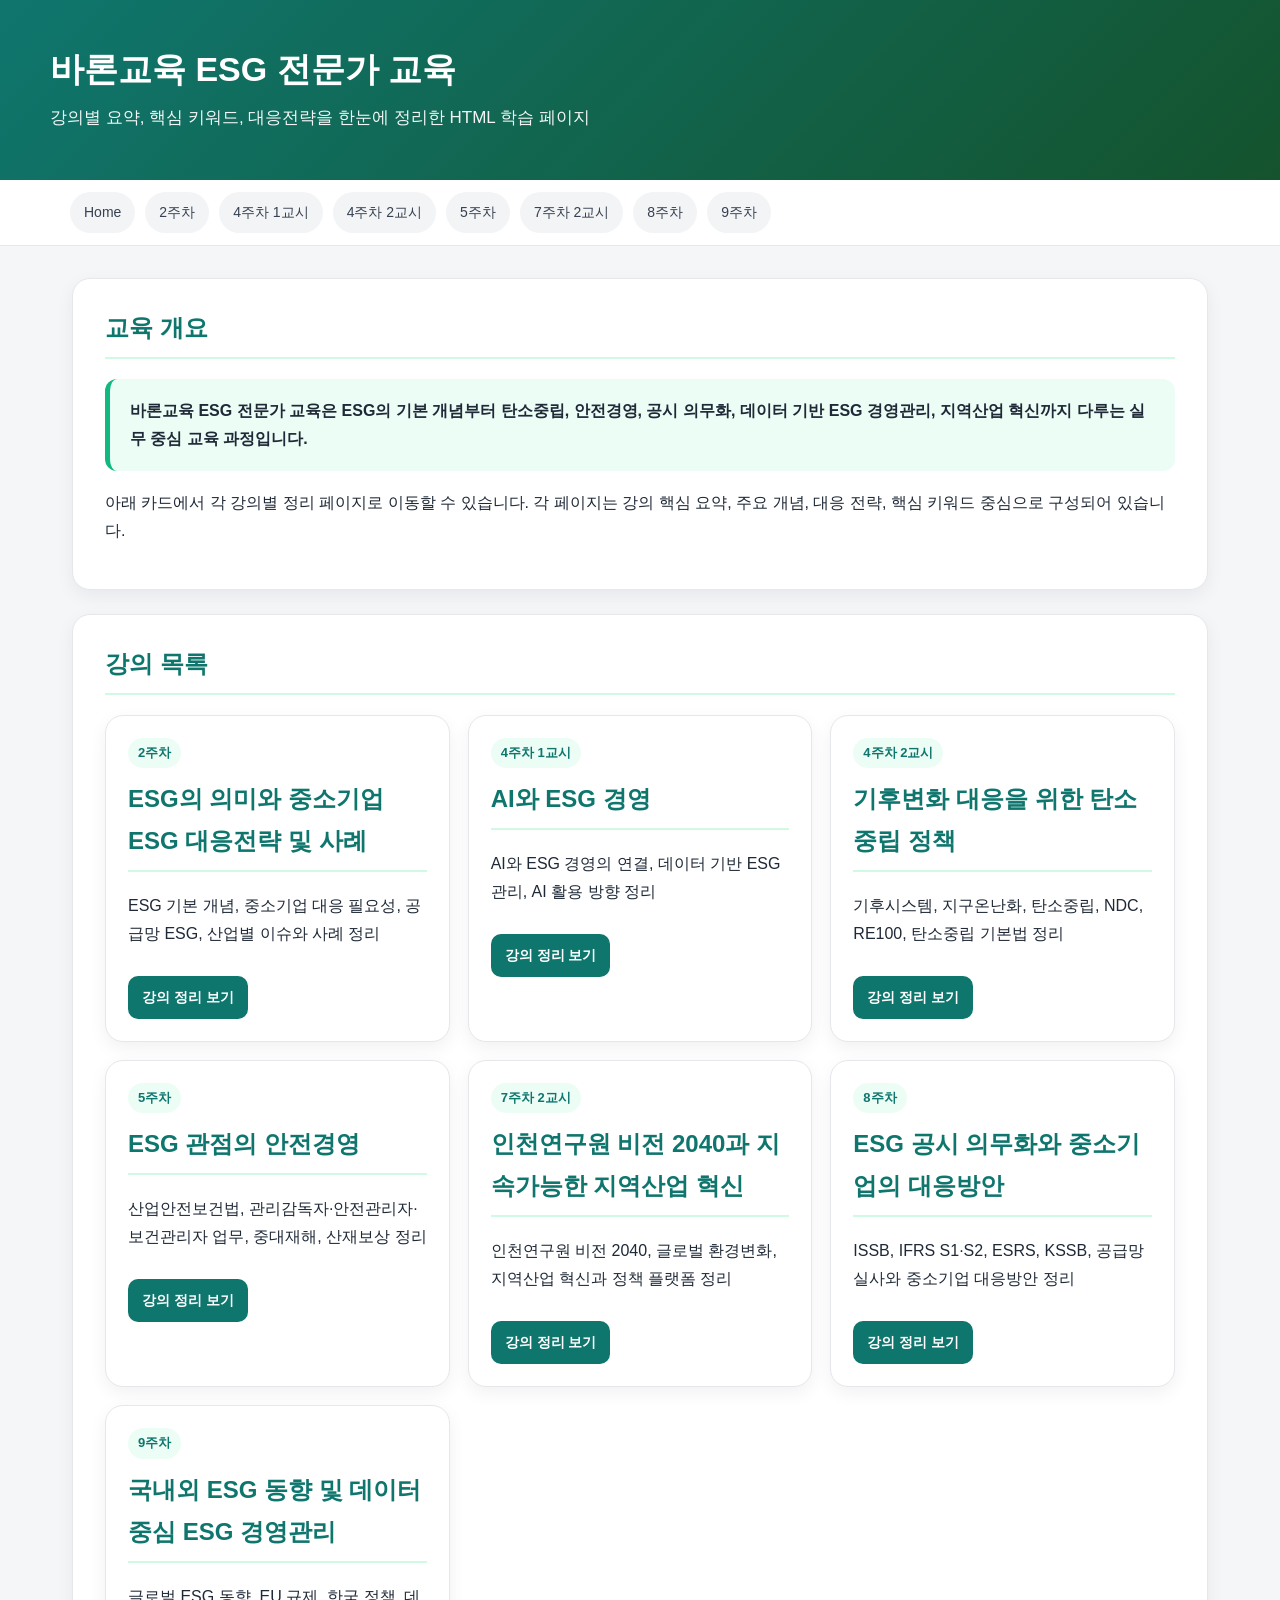
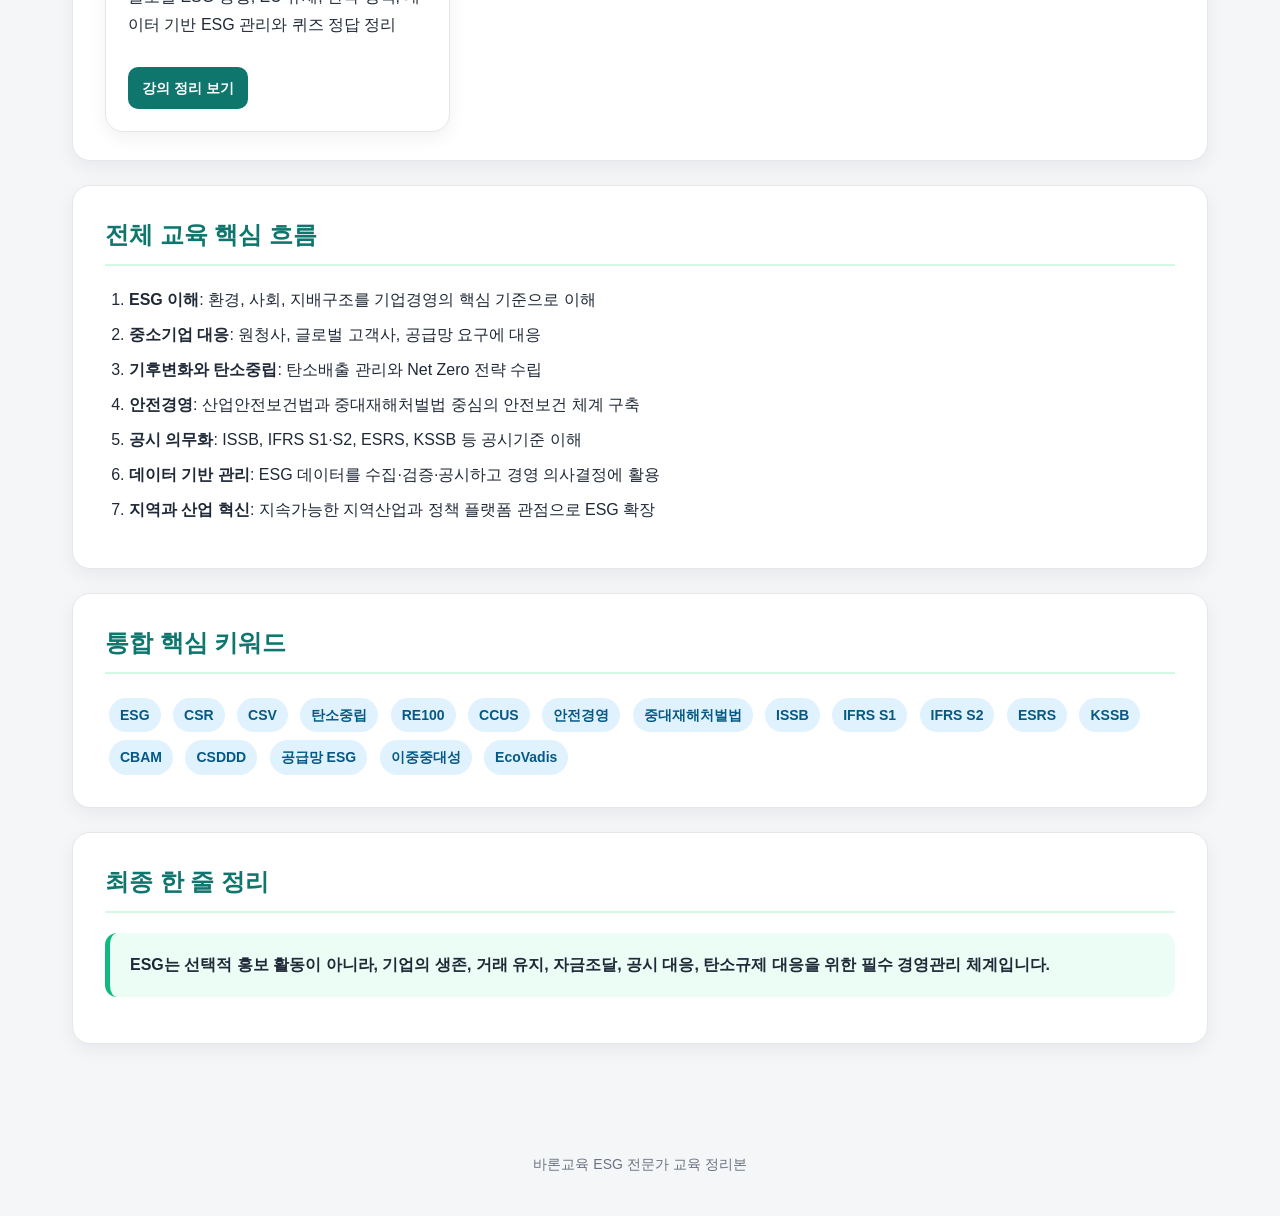
<file: index.html>
<!DOCTYPE html>
<html lang="ko">
<head>
  <meta charset="UTF-8">
  <meta name="viewport" content="width=device-width, initial-scale=1.0">
  <title>바론교육 ESG 전문가 교육</title>
  <link rel="stylesheet" href="css/style.css">
</head>
<body>
  <header class="header">
    <div class="header-inner">
      <h1>바론교육 ESG 전문가 교육</h1>
      <p>강의별 요약, 핵심 키워드, 대응전략을 한눈에 정리한 HTML 학습 페이지</p>
    </div>
  </header>

  <nav class="nav">
    <div class="nav-inner">
      <a href="index.html">Home</a>
<a href="pages/week02_esg_sme_strategy.html">2주차</a>
<a href="pages/week04_ai_esg.html">4주차 1교시</a>
<a href="pages/week04_carbon_neutrality.html">4주차 2교시</a>
<a href="pages/week05_safety_management.html">5주차</a>
<a href="pages/week07_incheon_vision2040.html">7주차 2교시</a>
<a href="pages/week08_esg_disclosure_sme.html">8주차</a>
<a href="pages/week09_esg_trends_data.html">9주차</a>
    </div>
  </nav>

  <main class="container">
    
<section class="section">
  <h2>교육 개요</h2>
  <div class="summary-box">
    바론교육 ESG 전문가 교육은 ESG의 기본 개념부터 탄소중립, 안전경영, 공시 의무화,
    데이터 기반 ESG 경영관리, 지역산업 혁신까지 다루는 실무 중심 교육 과정입니다.
  </div>
  <p>
    아래 카드에서 각 강의별 정리 페이지로 이동할 수 있습니다.
    각 페이지는 강의 핵심 요약, 주요 개념, 대응 전략, 핵심 키워드 중심으로 구성되어 있습니다.
  </p>
</section>

<section class="section">
  <h2>강의 목록</h2>
  <div class="card-grid">
    
    <article class="card">
      <span class="week">2주차</span>
      <h2>ESG의 의미와 중소기업 ESG 대응전략 및 사례</h2>
      <p>ESG 기본 개념, 중소기업 대응 필요성, 공급망 ESG, 산업별 이슈와 사례 정리</p>
      <a class="btn" href="pages/week02_esg_sme_strategy.html">강의 정리 보기</a>
    </article>
    
    <article class="card">
      <span class="week">4주차 1교시</span>
      <h2>AI와 ESG 경영</h2>
      <p>AI와 ESG 경영의 연결, 데이터 기반 ESG 관리, AI 활용 방향 정리</p>
      <a class="btn" href="pages/week04_ai_esg.html">강의 정리 보기</a>
    </article>
    
    <article class="card">
      <span class="week">4주차 2교시</span>
      <h2>기후변화 대응을 위한 탄소중립 정책</h2>
      <p>기후시스템, 지구온난화, 탄소중립, NDC, RE100, 탄소중립 기본법 정리</p>
      <a class="btn" href="pages/week04_carbon_neutrality.html">강의 정리 보기</a>
    </article>
    
    <article class="card">
      <span class="week">5주차</span>
      <h2>ESG 관점의 안전경영</h2>
      <p>산업안전보건법, 관리감독자·안전관리자·보건관리자 업무, 중대재해, 산재보상 정리</p>
      <a class="btn" href="pages/week05_safety_management.html">강의 정리 보기</a>
    </article>
    
    <article class="card">
      <span class="week">7주차 2교시</span>
      <h2>인천연구원 비전 2040과 지속가능한 지역산업 혁신</h2>
      <p>인천연구원 비전 2040, 글로벌 환경변화, 지역산업 혁신과 정책 플랫폼 정리</p>
      <a class="btn" href="pages/week07_incheon_vision2040.html">강의 정리 보기</a>
    </article>
    
    <article class="card">
      <span class="week">8주차</span>
      <h2>ESG 공시 의무화와 중소기업의 대응방안</h2>
      <p>ISSB, IFRS S1·S2, ESRS, KSSB, 공급망 실사와 중소기업 대응방안 정리</p>
      <a class="btn" href="pages/week08_esg_disclosure_sme.html">강의 정리 보기</a>
    </article>
    
    <article class="card">
      <span class="week">9주차</span>
      <h2>국내외 ESG 동향 및 데이터 중심 ESG 경영관리</h2>
      <p>글로벌 ESG 동향, EU 규제, 한국 정책, 데이터 기반 ESG 관리와 퀴즈 정답 정리</p>
      <a class="btn" href="pages/week09_esg_trends_data.html">강의 정리 보기</a>
    </article>
    
  </div>
</section>

<section class="section">
  <h2>전체 교육 핵심 흐름</h2>
  <ol>
    <li><strong>ESG 이해</strong>: 환경, 사회, 지배구조를 기업경영의 핵심 기준으로 이해</li>
    <li><strong>중소기업 대응</strong>: 원청사, 글로벌 고객사, 공급망 요구에 대응</li>
    <li><strong>기후변화와 탄소중립</strong>: 탄소배출 관리와 Net Zero 전략 수립</li>
    <li><strong>안전경영</strong>: 산업안전보건법과 중대재해처벌법 중심의 안전보건 체계 구축</li>
    <li><strong>공시 의무화</strong>: ISSB, IFRS S1·S2, ESRS, KSSB 등 공시기준 이해</li>
    <li><strong>데이터 기반 관리</strong>: ESG 데이터를 수집·검증·공시하고 경영 의사결정에 활용</li>
    <li><strong>지역과 산업 혁신</strong>: 지속가능한 지역산업과 정책 플랫폼 관점으로 ESG 확장</li>
  </ol>
</section>

<section class="section">
  <h2>통합 핵심 키워드</h2>
  <span class="keyword">ESG</span>
  <span class="keyword">CSR</span>
  <span class="keyword">CSV</span>
  <span class="keyword">탄소중립</span>
  <span class="keyword">RE100</span>
  <span class="keyword">CCUS</span>
  <span class="keyword">안전경영</span>
  <span class="keyword">중대재해처벌법</span>
  <span class="keyword">ISSB</span>
  <span class="keyword">IFRS S1</span>
  <span class="keyword">IFRS S2</span>
  <span class="keyword">ESRS</span>
  <span class="keyword">KSSB</span>
  <span class="keyword">CBAM</span>
  <span class="keyword">CSDDD</span>
  <span class="keyword">공급망 ESG</span>
  <span class="keyword">이중중대성</span>
  <span class="keyword">EcoVadis</span>
</section>

<section class="section">
  <h2>최종 한 줄 정리</h2>
  <div class="summary-box">
    ESG는 선택적 홍보 활동이 아니라, 기업의 생존, 거래 유지, 자금조달, 공시 대응,
    탄소규제 대응을 위한 필수 경영관리 체계입니다.
  </div>
</section>

  </main>

  <footer class="footer">
    바론교육 ESG 전문가 교육 정리본
  </footer>
</body>
</html>
</file>
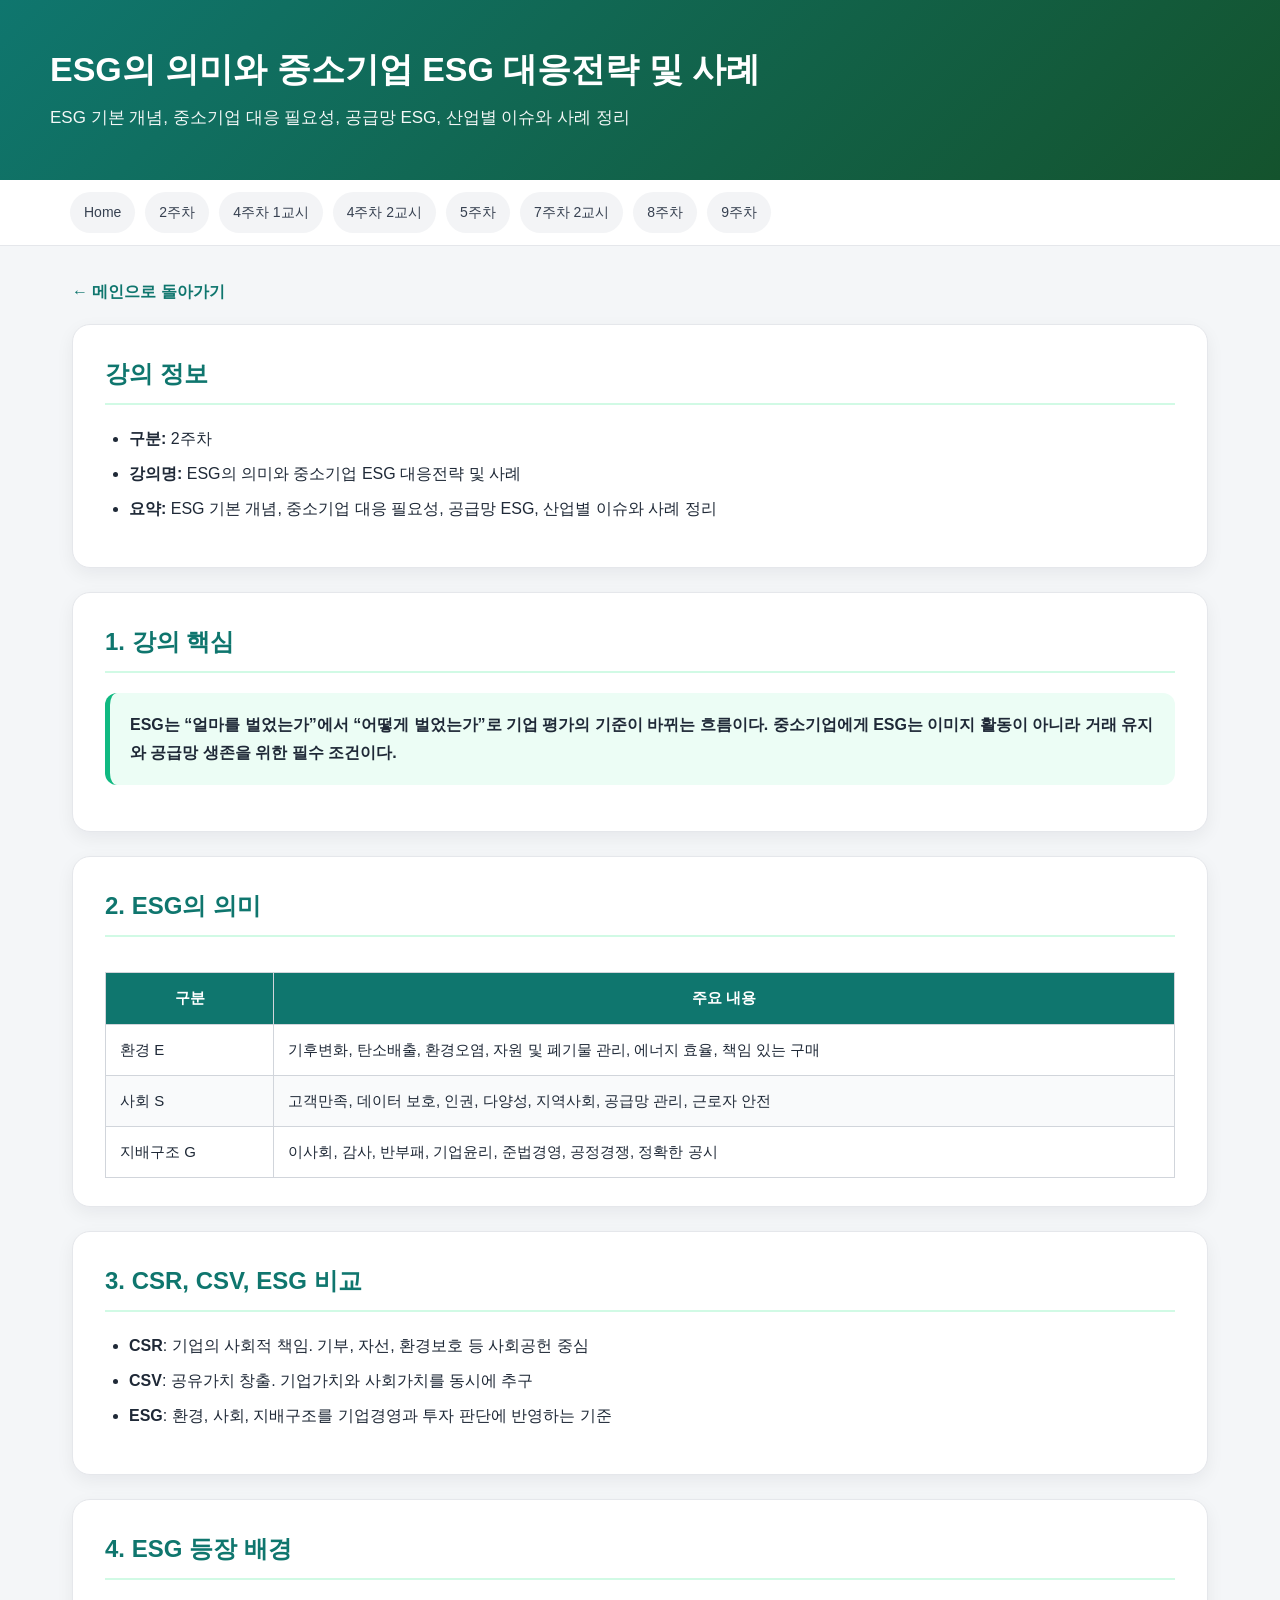
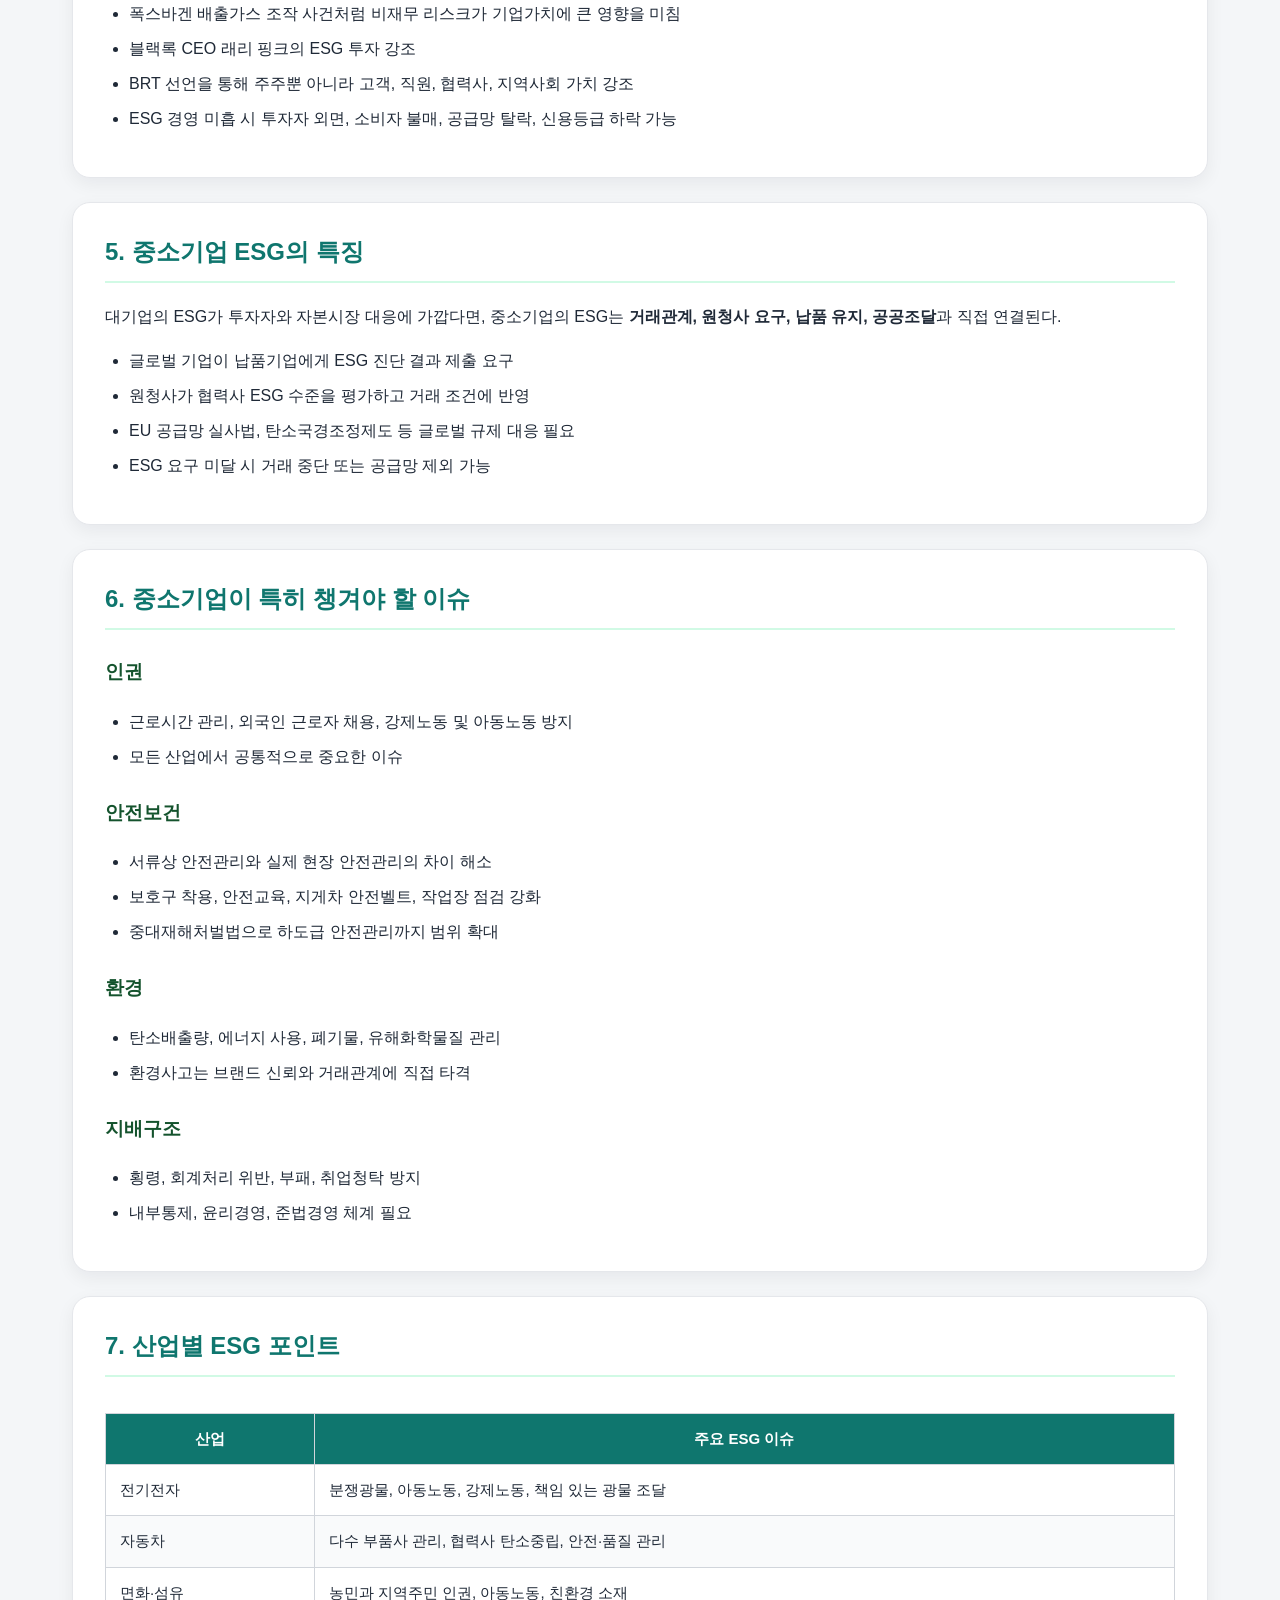
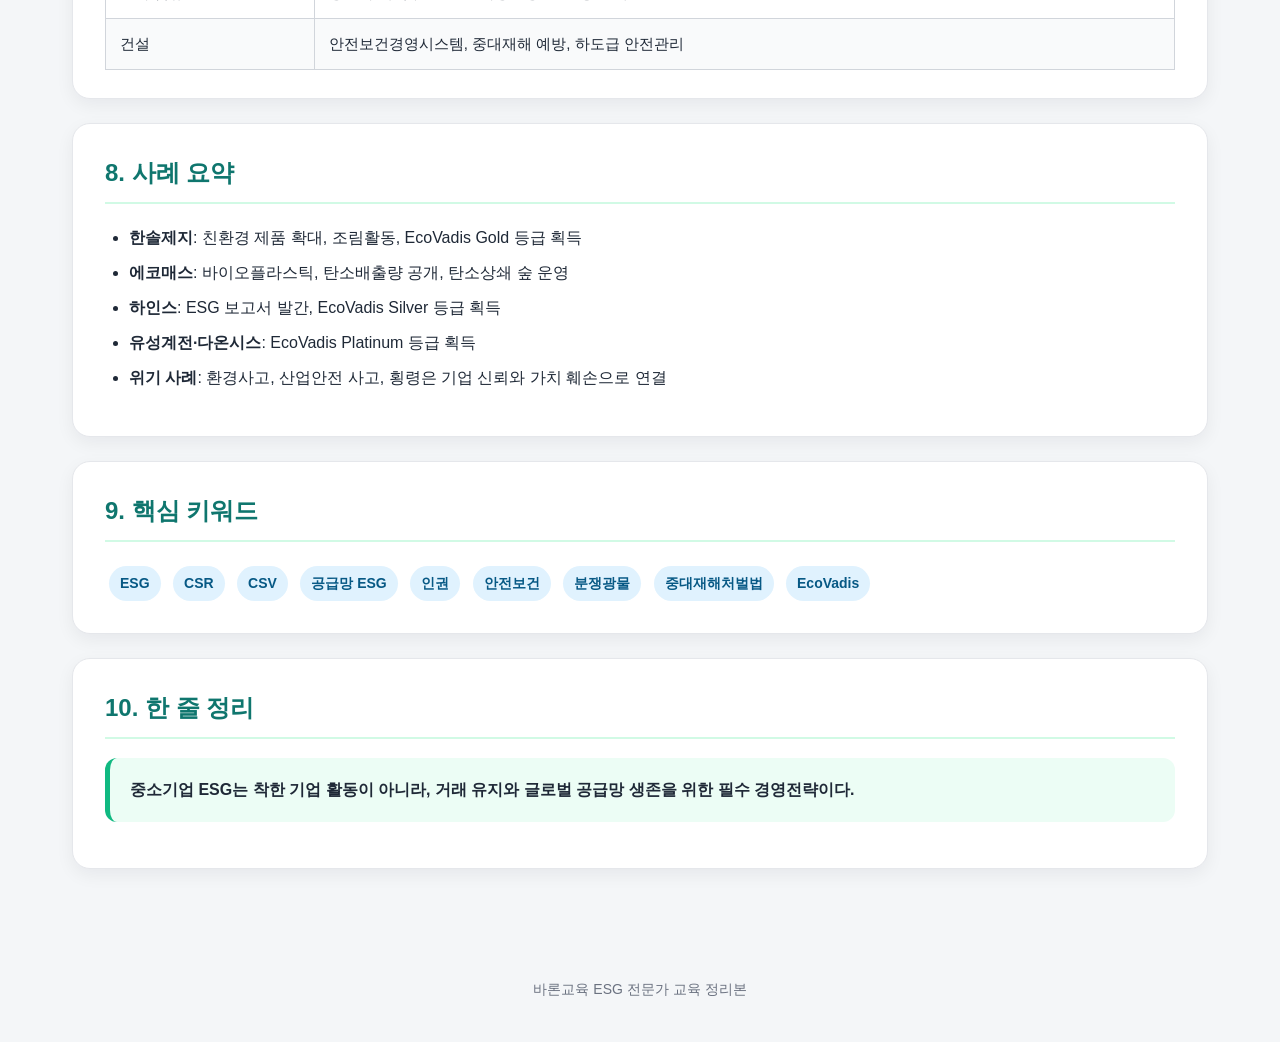
<file: pages/week02_esg_sme_strategy.html>
<!DOCTYPE html>
<html lang="ko">
<head>
  <meta charset="UTF-8">
  <meta name="viewport" content="width=device-width, initial-scale=1.0">
  <title>ESG의 의미와 중소기업 ESG 대응전략 및 사례</title>
  <link rel="stylesheet" href="../css/style.css">
</head>
<body>
  <header class="header">
    <div class="header-inner">
      <h1>ESG의 의미와 중소기업 ESG 대응전략 및 사례</h1>
      <p>ESG 기본 개념, 중소기업 대응 필요성, 공급망 ESG, 산업별 이슈와 사례 정리</p>
    </div>
  </header>

  <nav class="nav">
    <div class="nav-inner">
      <a href="../index.html">Home</a>
<a href="week02_esg_sme_strategy.html">2주차</a>
<a href="week04_ai_esg.html">4주차 1교시</a>
<a href="week04_carbon_neutrality.html">4주차 2교시</a>
<a href="week05_safety_management.html">5주차</a>
<a href="week07_incheon_vision2040.html">7주차 2교시</a>
<a href="week08_esg_disclosure_sme.html">8주차</a>
<a href="week09_esg_trends_data.html">9주차</a>
    </div>
  </nav>

  <main class="container">
    
<a class="back-link" href="../index.html">← 메인으로 돌아가기</a>
<section class="section">
  <h2>강의 정보</h2>
  <ul>
    <li><strong>구분:</strong> 2주차</li>
    <li><strong>강의명:</strong> ESG의 의미와 중소기업 ESG 대응전략 및 사례</li>
    <li><strong>요약:</strong> ESG 기본 개념, 중소기업 대응 필요성, 공급망 ESG, 산업별 이슈와 사례 정리</li>
  </ul>
</section>

<section class="section">
  <h2>1. 강의 핵심</h2>
  <div class="summary-box">
    ESG는 “얼마를 벌었는가”에서 “어떻게 벌었는가”로 기업 평가의 기준이 바뀌는 흐름이다.
    중소기업에게 ESG는 이미지 활동이 아니라 거래 유지와 공급망 생존을 위한 필수 조건이다.
  </div>
</section>

<section class="section">
  <h2>2. ESG의 의미</h2>
  <div class="table-wrap">
    <table>
      <thead>
        <tr>
          <th>구분</th>
          <th>주요 내용</th>
        </tr>
      </thead>
      <tbody>
        <tr>
          <td>환경 E</td>
          <td>기후변화, 탄소배출, 환경오염, 자원 및 폐기물 관리, 에너지 효율, 책임 있는 구매</td>
        </tr>
        <tr>
          <td>사회 S</td>
          <td>고객만족, 데이터 보호, 인권, 다양성, 지역사회, 공급망 관리, 근로자 안전</td>
        </tr>
        <tr>
          <td>지배구조 G</td>
          <td>이사회, 감사, 반부패, 기업윤리, 준법경영, 공정경쟁, 정확한 공시</td>
        </tr>
      </tbody>
    </table>
  </div>
</section>

<section class="section">
  <h2>3. CSR, CSV, ESG 비교</h2>
  <ul>
    <li><strong>CSR</strong>: 기업의 사회적 책임. 기부, 자선, 환경보호 등 사회공헌 중심</li>
    <li><strong>CSV</strong>: 공유가치 창출. 기업가치와 사회가치를 동시에 추구</li>
    <li><strong>ESG</strong>: 환경, 사회, 지배구조를 기업경영과 투자 판단에 반영하는 기준</li>
  </ul>
</section>

<section class="section">
  <h2>4. ESG 등장 배경</h2>
  <ul>
    <li>폭스바겐 배출가스 조작 사건처럼 비재무 리스크가 기업가치에 큰 영향을 미침</li>
    <li>블랙록 CEO 래리 핑크의 ESG 투자 강조</li>
    <li>BRT 선언을 통해 주주뿐 아니라 고객, 직원, 협력사, 지역사회 가치 강조</li>
    <li>ESG 경영 미흡 시 투자자 외면, 소비자 불매, 공급망 탈락, 신용등급 하락 가능</li>
  </ul>
</section>

<section class="section">
  <h2>5. 중소기업 ESG의 특징</h2>
  <p>
    대기업의 ESG가 투자자와 자본시장 대응에 가깝다면, 중소기업의 ESG는
    <strong>거래관계, 원청사 요구, 납품 유지, 공공조달</strong>과 직접 연결된다.
  </p>
  <ul>
    <li>글로벌 기업이 납품기업에게 ESG 진단 결과 제출 요구</li>
    <li>원청사가 협력사 ESG 수준을 평가하고 거래 조건에 반영</li>
    <li>EU 공급망 실사법, 탄소국경조정제도 등 글로벌 규제 대응 필요</li>
    <li>ESG 요구 미달 시 거래 중단 또는 공급망 제외 가능</li>
  </ul>
</section>

<section class="section">
  <h2>6. 중소기업이 특히 챙겨야 할 이슈</h2>
  <h3>인권</h3>
  <ul>
    <li>근로시간 관리, 외국인 근로자 채용, 강제노동 및 아동노동 방지</li>
    <li>모든 산업에서 공통적으로 중요한 이슈</li>
  </ul>

  <h3>안전보건</h3>
  <ul>
    <li>서류상 안전관리와 실제 현장 안전관리의 차이 해소</li>
    <li>보호구 착용, 안전교육, 지게차 안전벨트, 작업장 점검 강화</li>
    <li>중대재해처벌법으로 하도급 안전관리까지 범위 확대</li>
  </ul>

  <h3>환경</h3>
  <ul>
    <li>탄소배출량, 에너지 사용, 폐기물, 유해화학물질 관리</li>
    <li>환경사고는 브랜드 신뢰와 거래관계에 직접 타격</li>
  </ul>

  <h3>지배구조</h3>
  <ul>
    <li>횡령, 회계처리 위반, 부패, 취업청탁 방지</li>
    <li>내부통제, 윤리경영, 준법경영 체계 필요</li>
  </ul>
</section>

<section class="section">
  <h2>7. 산업별 ESG 포인트</h2>
  <div class="table-wrap">
    <table>
      <thead>
        <tr>
          <th>산업</th>
          <th>주요 ESG 이슈</th>
        </tr>
      </thead>
      <tbody>
        <tr>
          <td>전기전자</td>
          <td>분쟁광물, 아동노동, 강제노동, 책임 있는 광물 조달</td>
        </tr>
        <tr>
          <td>자동차</td>
          <td>다수 부품사 관리, 협력사 탄소중립, 안전·품질 관리</td>
        </tr>
        <tr>
          <td>면화·섬유</td>
          <td>농민과 지역주민 인권, 아동노동, 친환경 소재</td>
        </tr>
        <tr>
          <td>건설</td>
          <td>안전보건경영시스템, 중대재해 예방, 하도급 안전관리</td>
        </tr>
      </tbody>
    </table>
  </div>
</section>

<section class="section">
  <h2>8. 사례 요약</h2>
  <ul>
    <li><strong>한솔제지</strong>: 친환경 제품 확대, 조림활동, EcoVadis Gold 등급 획득</li>
    <li><strong>에코매스</strong>: 바이오플라스틱, 탄소배출량 공개, 탄소상쇄 숲 운영</li>
    <li><strong>하인스</strong>: ESG 보고서 발간, EcoVadis Silver 등급 획득</li>
    <li><strong>유성계전·다온시스</strong>: EcoVadis Platinum 등급 획득</li>
    <li><strong>위기 사례</strong>: 환경사고, 산업안전 사고, 횡령은 기업 신뢰와 가치 훼손으로 연결</li>
  </ul>
</section>

<section class="section">
  <h2>9. 핵심 키워드</h2>
  <span class="keyword">ESG</span>
  <span class="keyword">CSR</span>
  <span class="keyword">CSV</span>
  <span class="keyword">공급망 ESG</span>
  <span class="keyword">인권</span>
  <span class="keyword">안전보건</span>
  <span class="keyword">분쟁광물</span>
  <span class="keyword">중대재해처벌법</span>
  <span class="keyword">EcoVadis</span>
</section>

<section class="section">
  <h2>10. 한 줄 정리</h2>
  <div class="summary-box">
    중소기업 ESG는 착한 기업 활동이 아니라, 거래 유지와 글로벌 공급망 생존을 위한 필수 경영전략이다.
  </div>
</section>


  </main>

  <footer class="footer">
    바론교육 ESG 전문가 교육 정리본
  </footer>
</body>
</html>
</file>
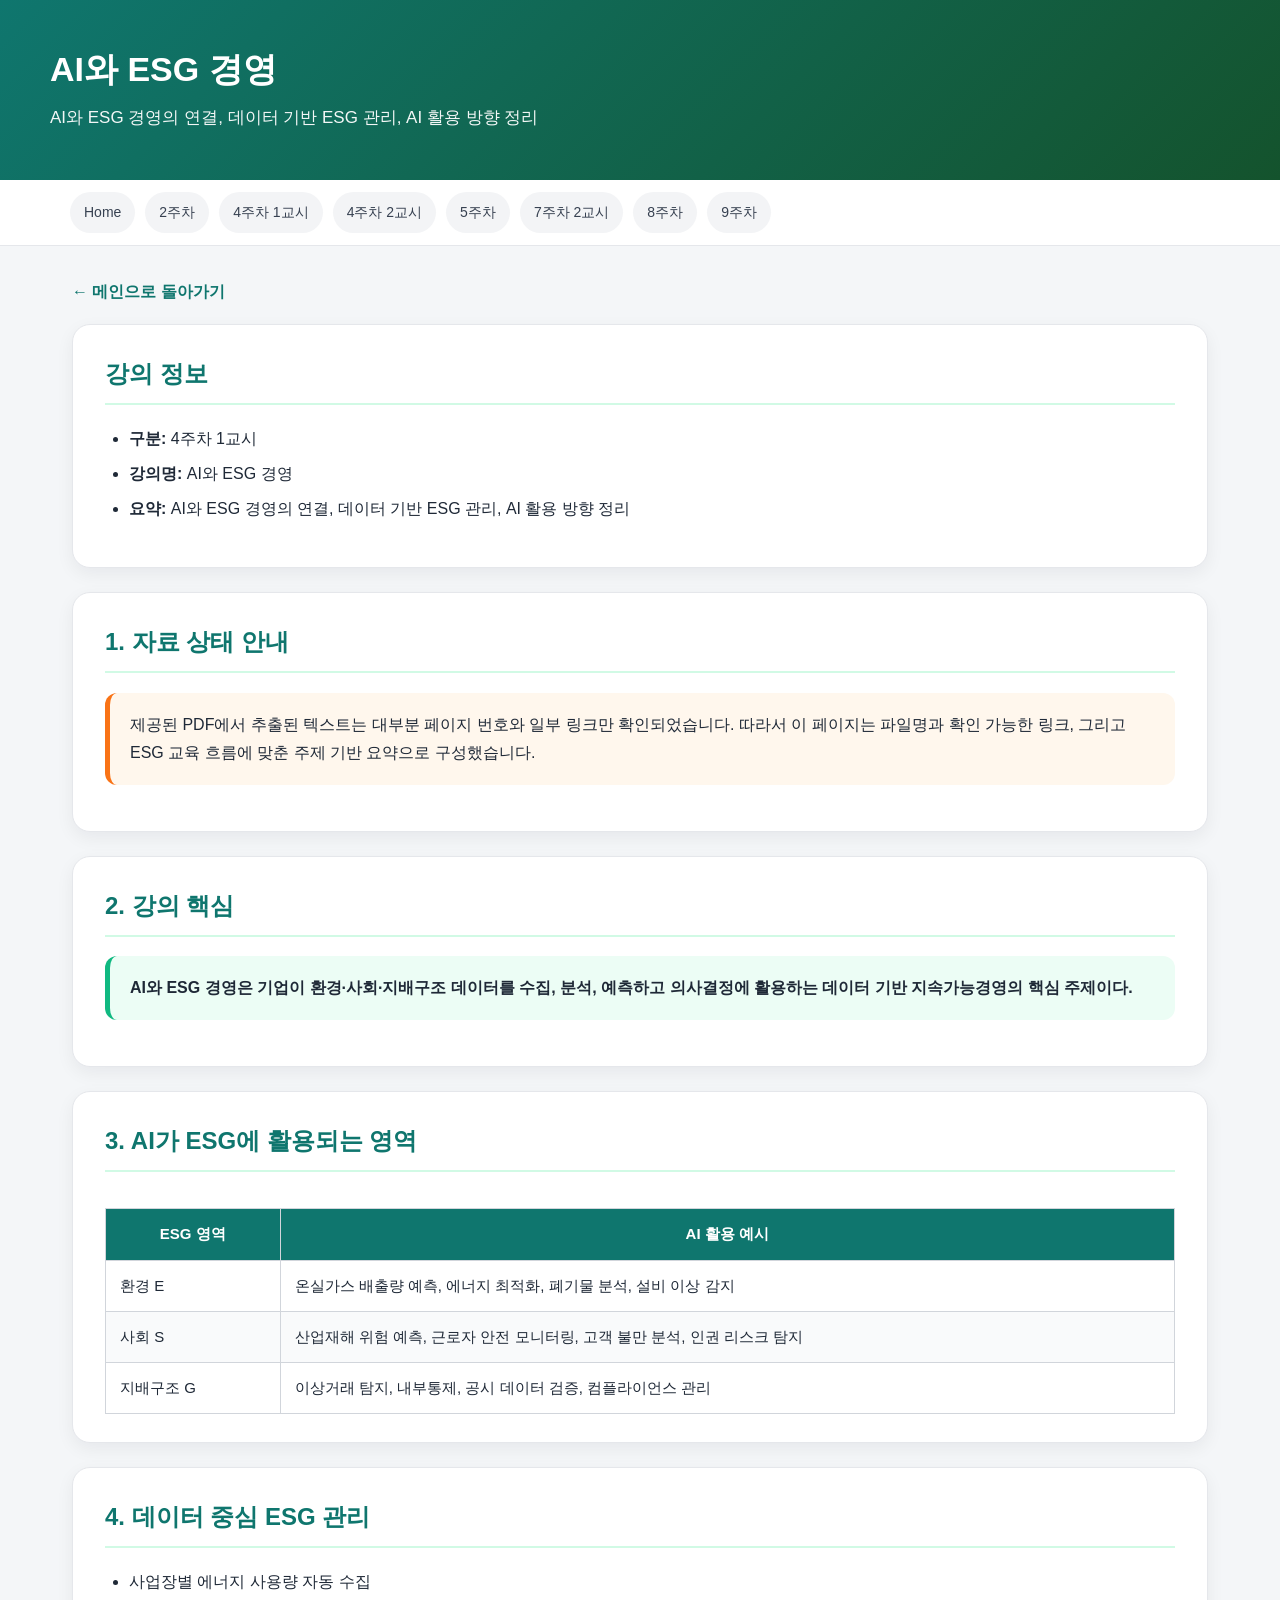
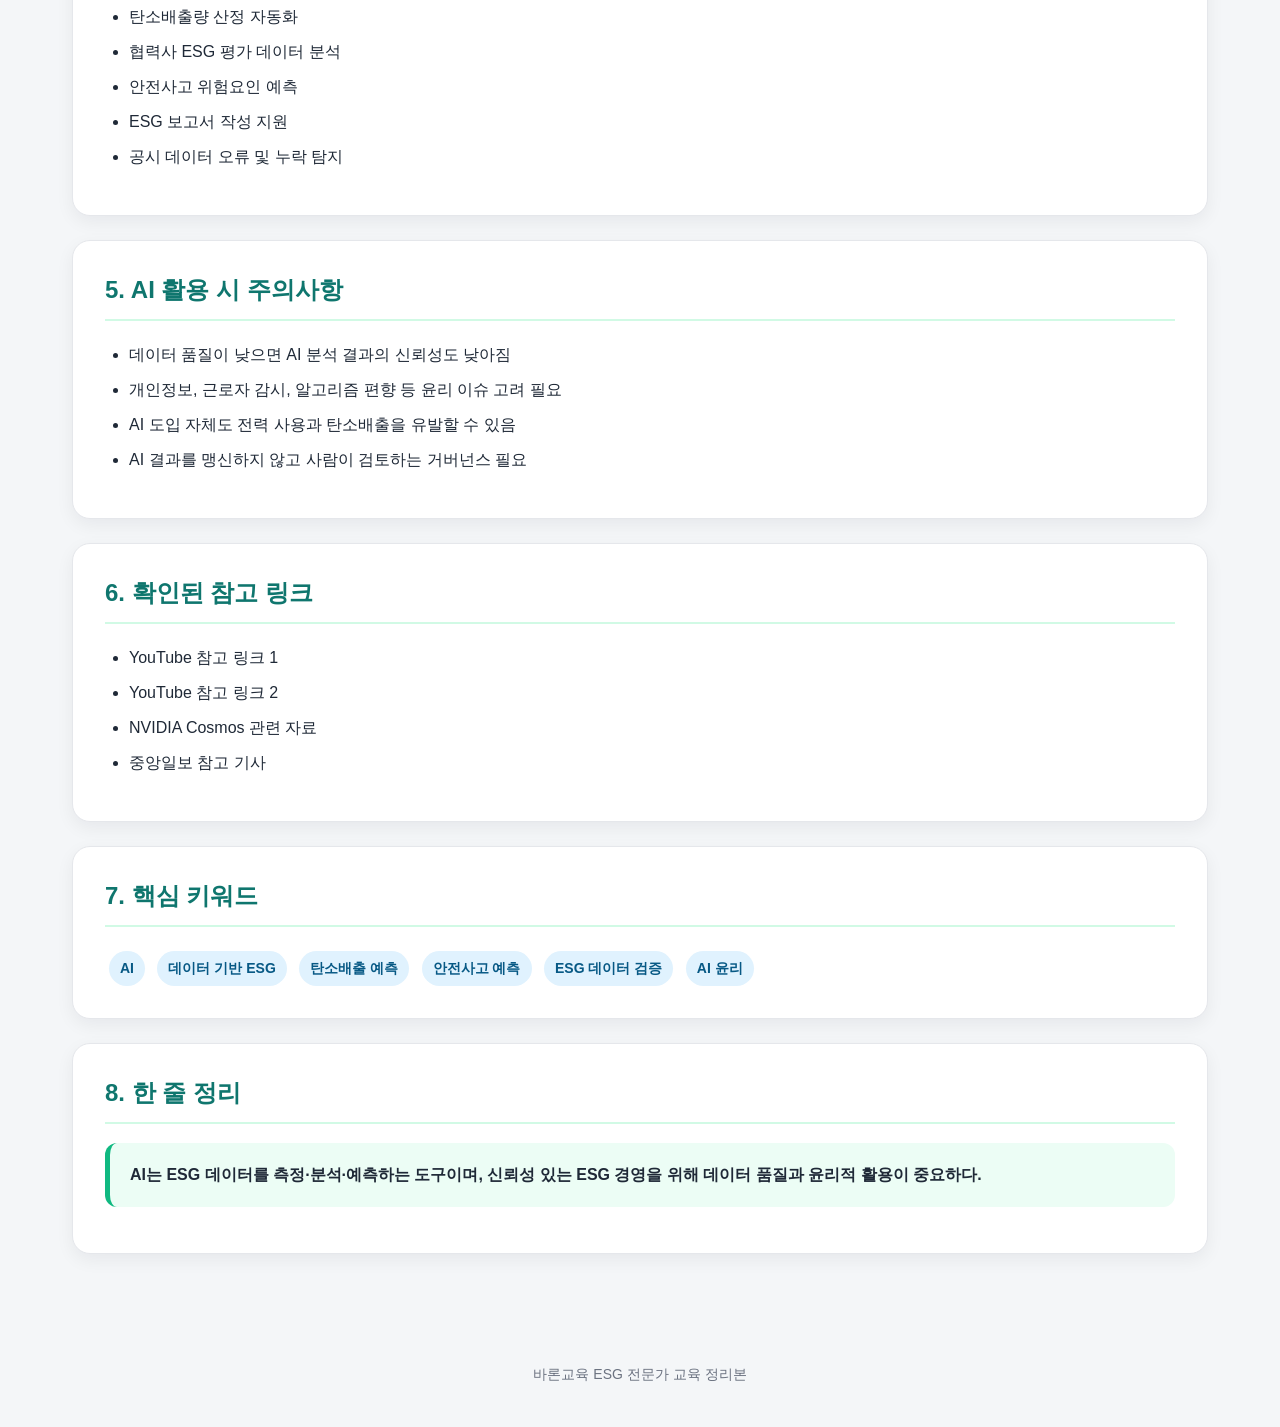
<file: pages/week04_ai_esg.html>
<!DOCTYPE html>
<html lang="ko">
<head>
  <meta charset="UTF-8">
  <meta name="viewport" content="width=device-width, initial-scale=1.0">
  <title>AI와 ESG 경영</title>
  <link rel="stylesheet" href="../css/style.css">
</head>
<body>
  <header class="header">
    <div class="header-inner">
      <h1>AI와 ESG 경영</h1>
      <p>AI와 ESG 경영의 연결, 데이터 기반 ESG 관리, AI 활용 방향 정리</p>
    </div>
  </header>

  <nav class="nav">
    <div class="nav-inner">
      <a href="../index.html">Home</a>
<a href="week02_esg_sme_strategy.html">2주차</a>
<a href="week04_ai_esg.html">4주차 1교시</a>
<a href="week04_carbon_neutrality.html">4주차 2교시</a>
<a href="week05_safety_management.html">5주차</a>
<a href="week07_incheon_vision2040.html">7주차 2교시</a>
<a href="week08_esg_disclosure_sme.html">8주차</a>
<a href="week09_esg_trends_data.html">9주차</a>
    </div>
  </nav>

  <main class="container">
    
<a class="back-link" href="../index.html">← 메인으로 돌아가기</a>
<section class="section">
  <h2>강의 정보</h2>
  <ul>
    <li><strong>구분:</strong> 4주차 1교시</li>
    <li><strong>강의명:</strong> AI와 ESG 경영</li>
    <li><strong>요약:</strong> AI와 ESG 경영의 연결, 데이터 기반 ESG 관리, AI 활용 방향 정리</li>
  </ul>
</section>

<section class="section">
  <h2>1. 자료 상태 안내</h2>
  <div class="warning-box">
    제공된 PDF에서 추출된 텍스트는 대부분 페이지 번호와 일부 링크만 확인되었습니다.
    따라서 이 페이지는 파일명과 확인 가능한 링크, 그리고 ESG 교육 흐름에 맞춘 주제 기반 요약으로 구성했습니다.
  </div>
</section>

<section class="section">
  <h2>2. 강의 핵심</h2>
  <div class="summary-box">
    AI와 ESG 경영은 기업이 환경·사회·지배구조 데이터를 수집, 분석, 예측하고
    의사결정에 활용하는 데이터 기반 지속가능경영의 핵심 주제이다.
  </div>
</section>

<section class="section">
  <h2>3. AI가 ESG에 활용되는 영역</h2>
  <div class="table-wrap">
    <table>
      <thead>
        <tr>
          <th>ESG 영역</th>
          <th>AI 활용 예시</th>
        </tr>
      </thead>
      <tbody>
        <tr>
          <td>환경 E</td>
          <td>온실가스 배출량 예측, 에너지 최적화, 폐기물 분석, 설비 이상 감지</td>
        </tr>
        <tr>
          <td>사회 S</td>
          <td>산업재해 위험 예측, 근로자 안전 모니터링, 고객 불만 분석, 인권 리스크 탐지</td>
        </tr>
        <tr>
          <td>지배구조 G</td>
          <td>이상거래 탐지, 내부통제, 공시 데이터 검증, 컴플라이언스 관리</td>
        </tr>
      </tbody>
    </table>
  </div>
</section>

<section class="section">
  <h2>4. 데이터 중심 ESG 관리</h2>
  <ul>
    <li>사업장별 에너지 사용량 자동 수집</li>
    <li>탄소배출량 산정 자동화</li>
    <li>협력사 ESG 평가 데이터 분석</li>
    <li>안전사고 위험요인 예측</li>
    <li>ESG 보고서 작성 지원</li>
    <li>공시 데이터 오류 및 누락 탐지</li>
  </ul>
</section>

<section class="section">
  <h2>5. AI 활용 시 주의사항</h2>
  <ul>
    <li>데이터 품질이 낮으면 AI 분석 결과의 신뢰성도 낮아짐</li>
    <li>개인정보, 근로자 감시, 알고리즘 편향 등 윤리 이슈 고려 필요</li>
    <li>AI 도입 자체도 전력 사용과 탄소배출을 유발할 수 있음</li>
    <li>AI 결과를 맹신하지 않고 사람이 검토하는 거버넌스 필요</li>
  </ul>
</section>

<section class="section">
  <h2>6. 확인된 참고 링크</h2>
  <ul>
    <li><a href="https://www.youtube.com/watch?v=gNgEjGPXEos" target="_blank">YouTube 참고 링크 1</a></li>
    <li><a href="https://www.youtube.com/watch?v=v6jb6PP4APc" target="_blank">YouTube 참고 링크 2</a></li>
    <li><a href="https://nvidianews.nvidia.com/news/nvidia-launches-cosmos-world-foundation-model-platform-to-accelerate-physical-ai-development" target="_blank">NVIDIA Cosmos 관련 자료</a></li>
    <li><a href="https://www.joongang.co.kr/article/25350383" target="_blank">중앙일보 참고 기사</a></li>
  </ul>
</section>

<section class="section">
  <h2>7. 핵심 키워드</h2>
  <span class="keyword">AI</span>
  <span class="keyword">데이터 기반 ESG</span>
  <span class="keyword">탄소배출 예측</span>
  <span class="keyword">안전사고 예측</span>
  <span class="keyword">ESG 데이터 검증</span>
  <span class="keyword">AI 윤리</span>
</section>

<section class="section">
  <h2>8. 한 줄 정리</h2>
  <div class="summary-box">
    AI는 ESG 데이터를 측정·분석·예측하는 도구이며, 신뢰성 있는 ESG 경영을 위해 데이터 품질과 윤리적 활용이 중요하다.
  </div>
</section>


  </main>

  <footer class="footer">
    바론교육 ESG 전문가 교육 정리본
  </footer>
</body>
</html>
</file>
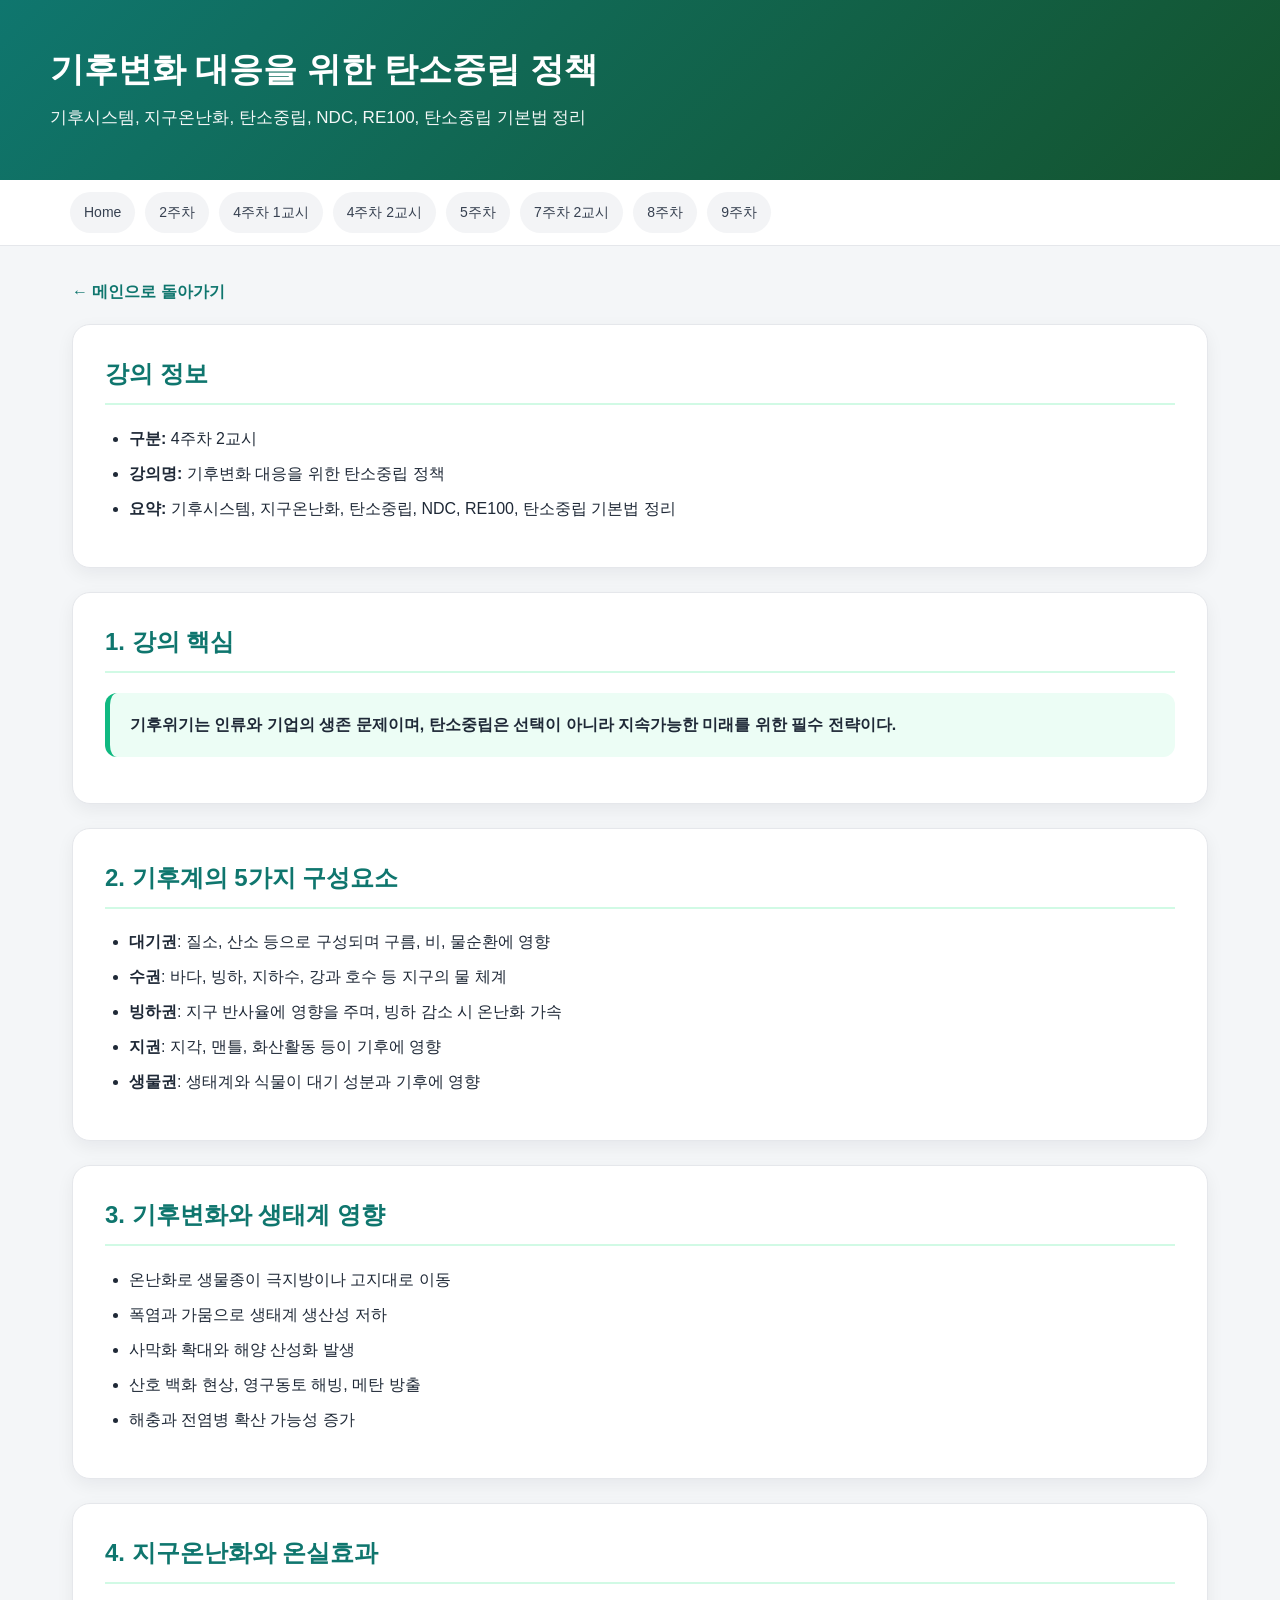
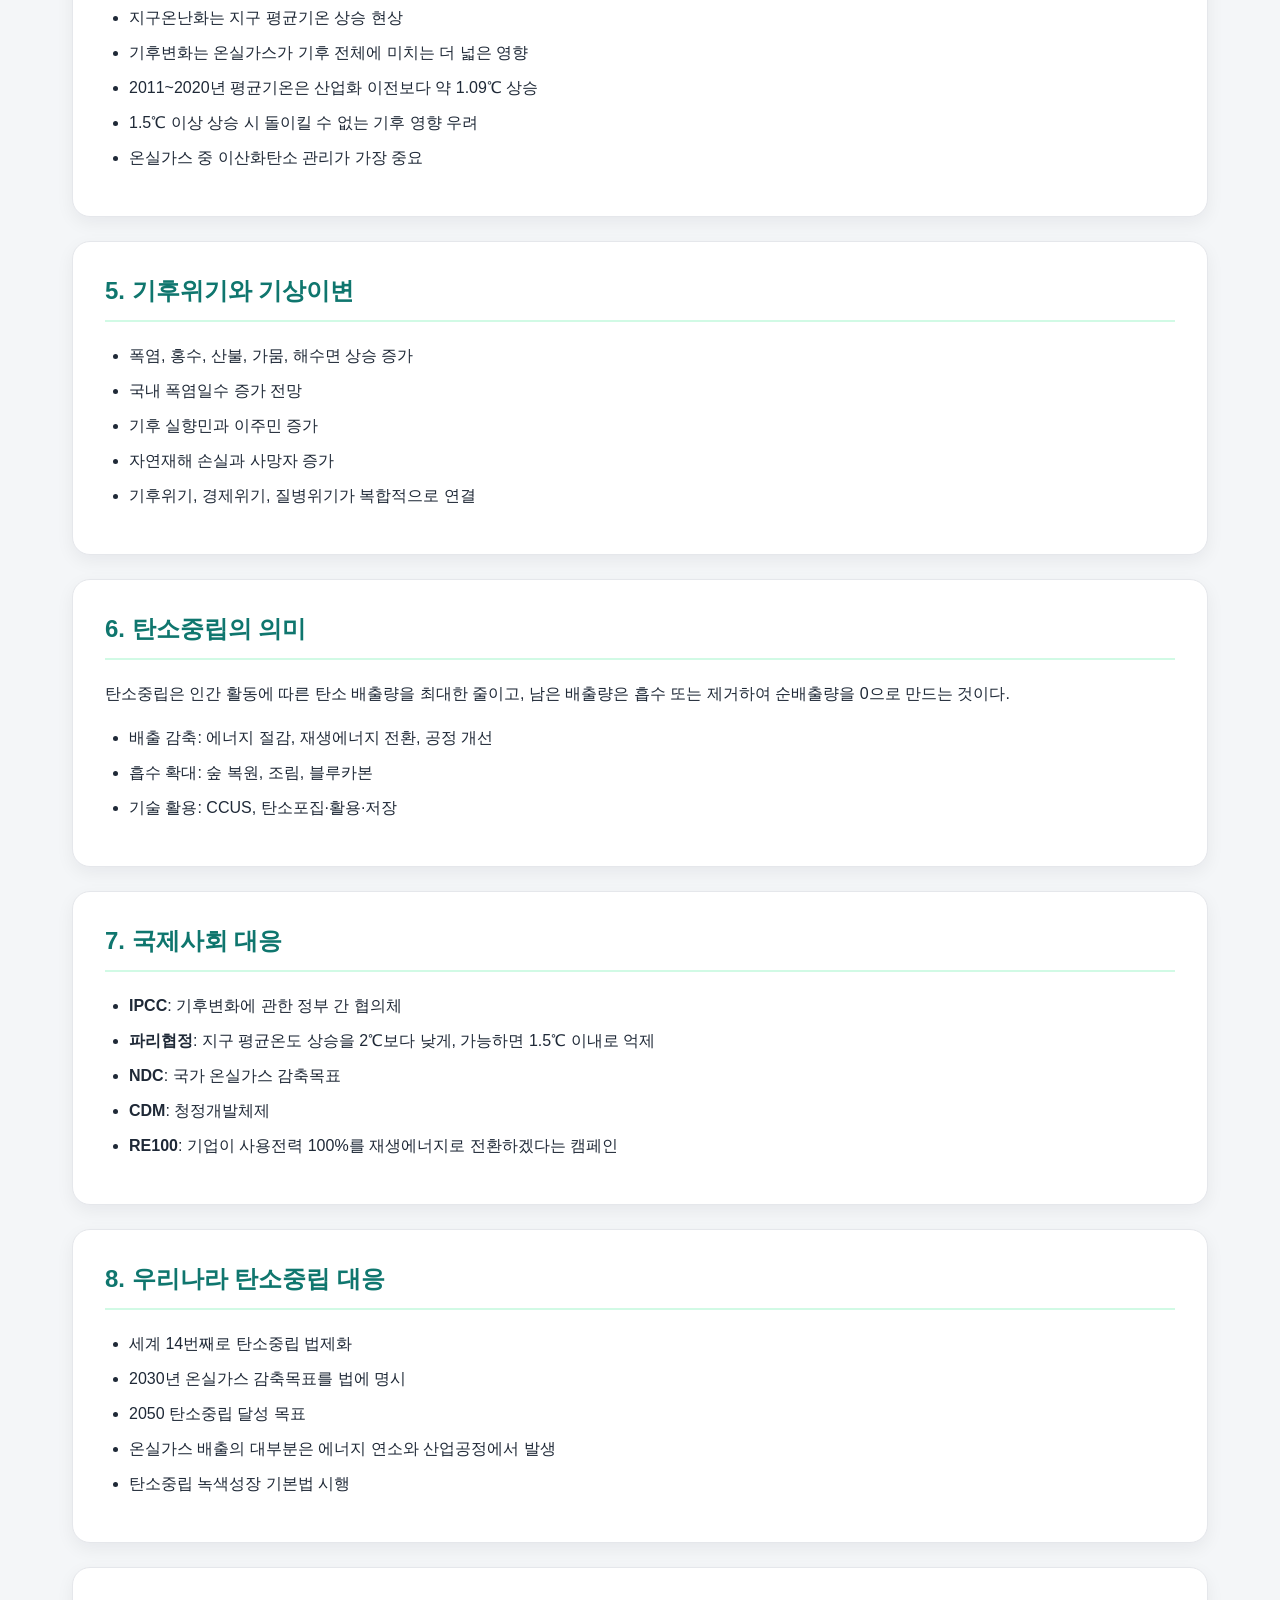
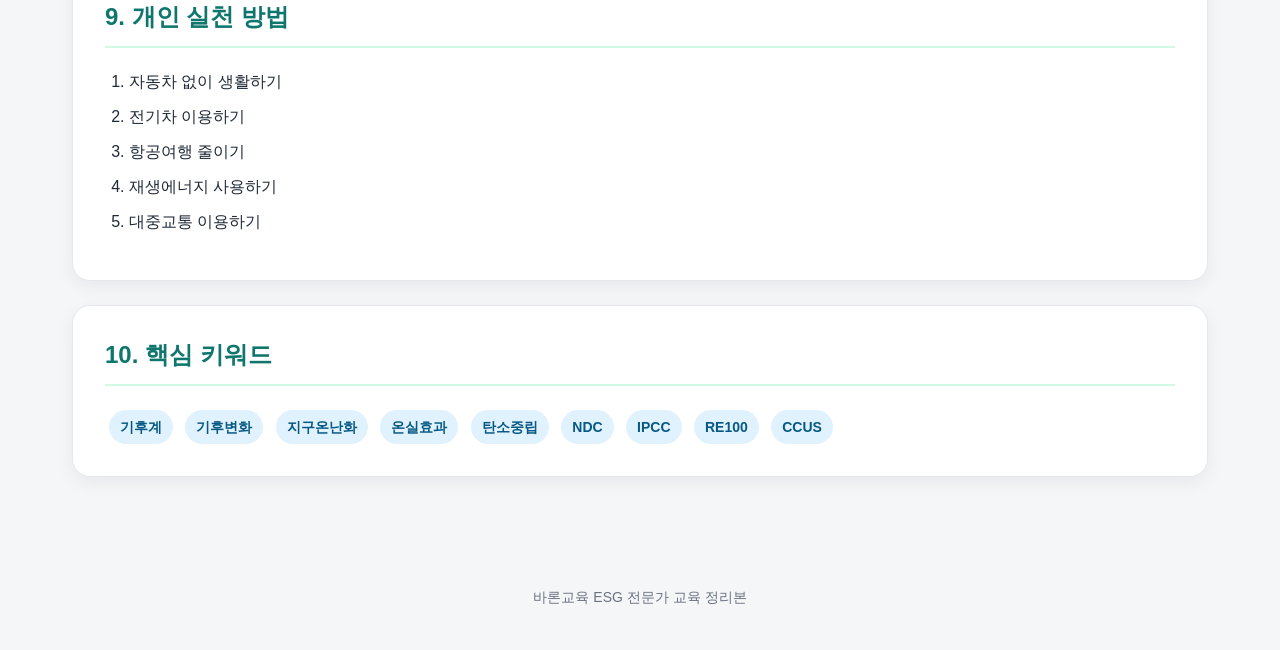
<file: pages/week04_carbon_neutrality.html>
<!DOCTYPE html>
<html lang="ko">
<head>
  <meta charset="UTF-8">
  <meta name="viewport" content="width=device-width, initial-scale=1.0">
  <title>기후변화 대응을 위한 탄소중립 정책</title>
  <link rel="stylesheet" href="../css/style.css">
</head>
<body>
  <header class="header">
    <div class="header-inner">
      <h1>기후변화 대응을 위한 탄소중립 정책</h1>
      <p>기후시스템, 지구온난화, 탄소중립, NDC, RE100, 탄소중립 기본법 정리</p>
    </div>
  </header>

  <nav class="nav">
    <div class="nav-inner">
      <a href="../index.html">Home</a>
<a href="week02_esg_sme_strategy.html">2주차</a>
<a href="week04_ai_esg.html">4주차 1교시</a>
<a href="week04_carbon_neutrality.html">4주차 2교시</a>
<a href="week05_safety_management.html">5주차</a>
<a href="week07_incheon_vision2040.html">7주차 2교시</a>
<a href="week08_esg_disclosure_sme.html">8주차</a>
<a href="week09_esg_trends_data.html">9주차</a>
    </div>
  </nav>

  <main class="container">
    
<a class="back-link" href="../index.html">← 메인으로 돌아가기</a>
<section class="section">
  <h2>강의 정보</h2>
  <ul>
    <li><strong>구분:</strong> 4주차 2교시</li>
    <li><strong>강의명:</strong> 기후변화 대응을 위한 탄소중립 정책</li>
    <li><strong>요약:</strong> 기후시스템, 지구온난화, 탄소중립, NDC, RE100, 탄소중립 기본법 정리</li>
  </ul>
</section>

<section class="section">
  <h2>1. 강의 핵심</h2>
  <div class="summary-box">
    기후위기는 인류와 기업의 생존 문제이며, 탄소중립은 선택이 아니라 지속가능한 미래를 위한 필수 전략이다.
  </div>
</section>

<section class="section">
  <h2>2. 기후계의 5가지 구성요소</h2>
  <ul>
    <li><strong>대기권</strong>: 질소, 산소 등으로 구성되며 구름, 비, 물순환에 영향</li>
    <li><strong>수권</strong>: 바다, 빙하, 지하수, 강과 호수 등 지구의 물 체계</li>
    <li><strong>빙하권</strong>: 지구 반사율에 영향을 주며, 빙하 감소 시 온난화 가속</li>
    <li><strong>지권</strong>: 지각, 맨틀, 화산활동 등이 기후에 영향</li>
    <li><strong>생물권</strong>: 생태계와 식물이 대기 성분과 기후에 영향</li>
  </ul>
</section>

<section class="section">
  <h2>3. 기후변화와 생태계 영향</h2>
  <ul>
    <li>온난화로 생물종이 극지방이나 고지대로 이동</li>
    <li>폭염과 가뭄으로 생태계 생산성 저하</li>
    <li>사막화 확대와 해양 산성화 발생</li>
    <li>산호 백화 현상, 영구동토 해빙, 메탄 방출</li>
    <li>해충과 전염병 확산 가능성 증가</li>
  </ul>
</section>

<section class="section">
  <h2>4. 지구온난화와 온실효과</h2>
  <ul>
    <li>지구온난화는 지구 평균기온 상승 현상</li>
    <li>기후변화는 온실가스가 기후 전체에 미치는 더 넓은 영향</li>
    <li>2011~2020년 평균기온은 산업화 이전보다 약 1.09℃ 상승</li>
    <li>1.5℃ 이상 상승 시 돌이킬 수 없는 기후 영향 우려</li>
    <li>온실가스 중 이산화탄소 관리가 가장 중요</li>
  </ul>
</section>

<section class="section">
  <h2>5. 기후위기와 기상이변</h2>
  <ul>
    <li>폭염, 홍수, 산불, 가뭄, 해수면 상승 증가</li>
    <li>국내 폭염일수 증가 전망</li>
    <li>기후 실향민과 이주민 증가</li>
    <li>자연재해 손실과 사망자 증가</li>
    <li>기후위기, 경제위기, 질병위기가 복합적으로 연결</li>
  </ul>
</section>

<section class="section">
  <h2>6. 탄소중립의 의미</h2>
  <p>
    탄소중립은 인간 활동에 따른 탄소 배출량을 최대한 줄이고,
    남은 배출량은 흡수 또는 제거하여 순배출량을 0으로 만드는 것이다.
  </p>
  <ul>
    <li>배출 감축: 에너지 절감, 재생에너지 전환, 공정 개선</li>
    <li>흡수 확대: 숲 복원, 조림, 블루카본</li>
    <li>기술 활용: CCUS, 탄소포집·활용·저장</li>
  </ul>
</section>

<section class="section">
  <h2>7. 국제사회 대응</h2>
  <ul>
    <li><strong>IPCC</strong>: 기후변화에 관한 정부 간 협의체</li>
    <li><strong>파리협정</strong>: 지구 평균온도 상승을 2℃보다 낮게, 가능하면 1.5℃ 이내로 억제</li>
    <li><strong>NDC</strong>: 국가 온실가스 감축목표</li>
    <li><strong>CDM</strong>: 청정개발체제</li>
    <li><strong>RE100</strong>: 기업이 사용전력 100%를 재생에너지로 전환하겠다는 캠페인</li>
  </ul>
</section>

<section class="section">
  <h2>8. 우리나라 탄소중립 대응</h2>
  <ul>
    <li>세계 14번째로 탄소중립 법제화</li>
    <li>2030년 온실가스 감축목표를 법에 명시</li>
    <li>2050 탄소중립 달성 목표</li>
    <li>온실가스 배출의 대부분은 에너지 연소와 산업공정에서 발생</li>
    <li>탄소중립 녹색성장 기본법 시행</li>
  </ul>
</section>

<section class="section">
  <h2>9. 개인 실천 방법</h2>
  <ol>
    <li>자동차 없이 생활하기</li>
    <li>전기차 이용하기</li>
    <li>항공여행 줄이기</li>
    <li>재생에너지 사용하기</li>
    <li>대중교통 이용하기</li>
  </ol>
</section>

<section class="section">
  <h2>10. 핵심 키워드</h2>
  <span class="keyword">기후계</span>
  <span class="keyword">기후변화</span>
  <span class="keyword">지구온난화</span>
  <span class="keyword">온실효과</span>
  <span class="keyword">탄소중립</span>
  <span class="keyword">NDC</span>
  <span class="keyword">IPCC</span>
  <span class="keyword">RE100</span>
  <span class="keyword">CCUS</span>
</section>


  </main>

  <footer class="footer">
    바론교육 ESG 전문가 교육 정리본
  </footer>
</body>
</html>
</file>
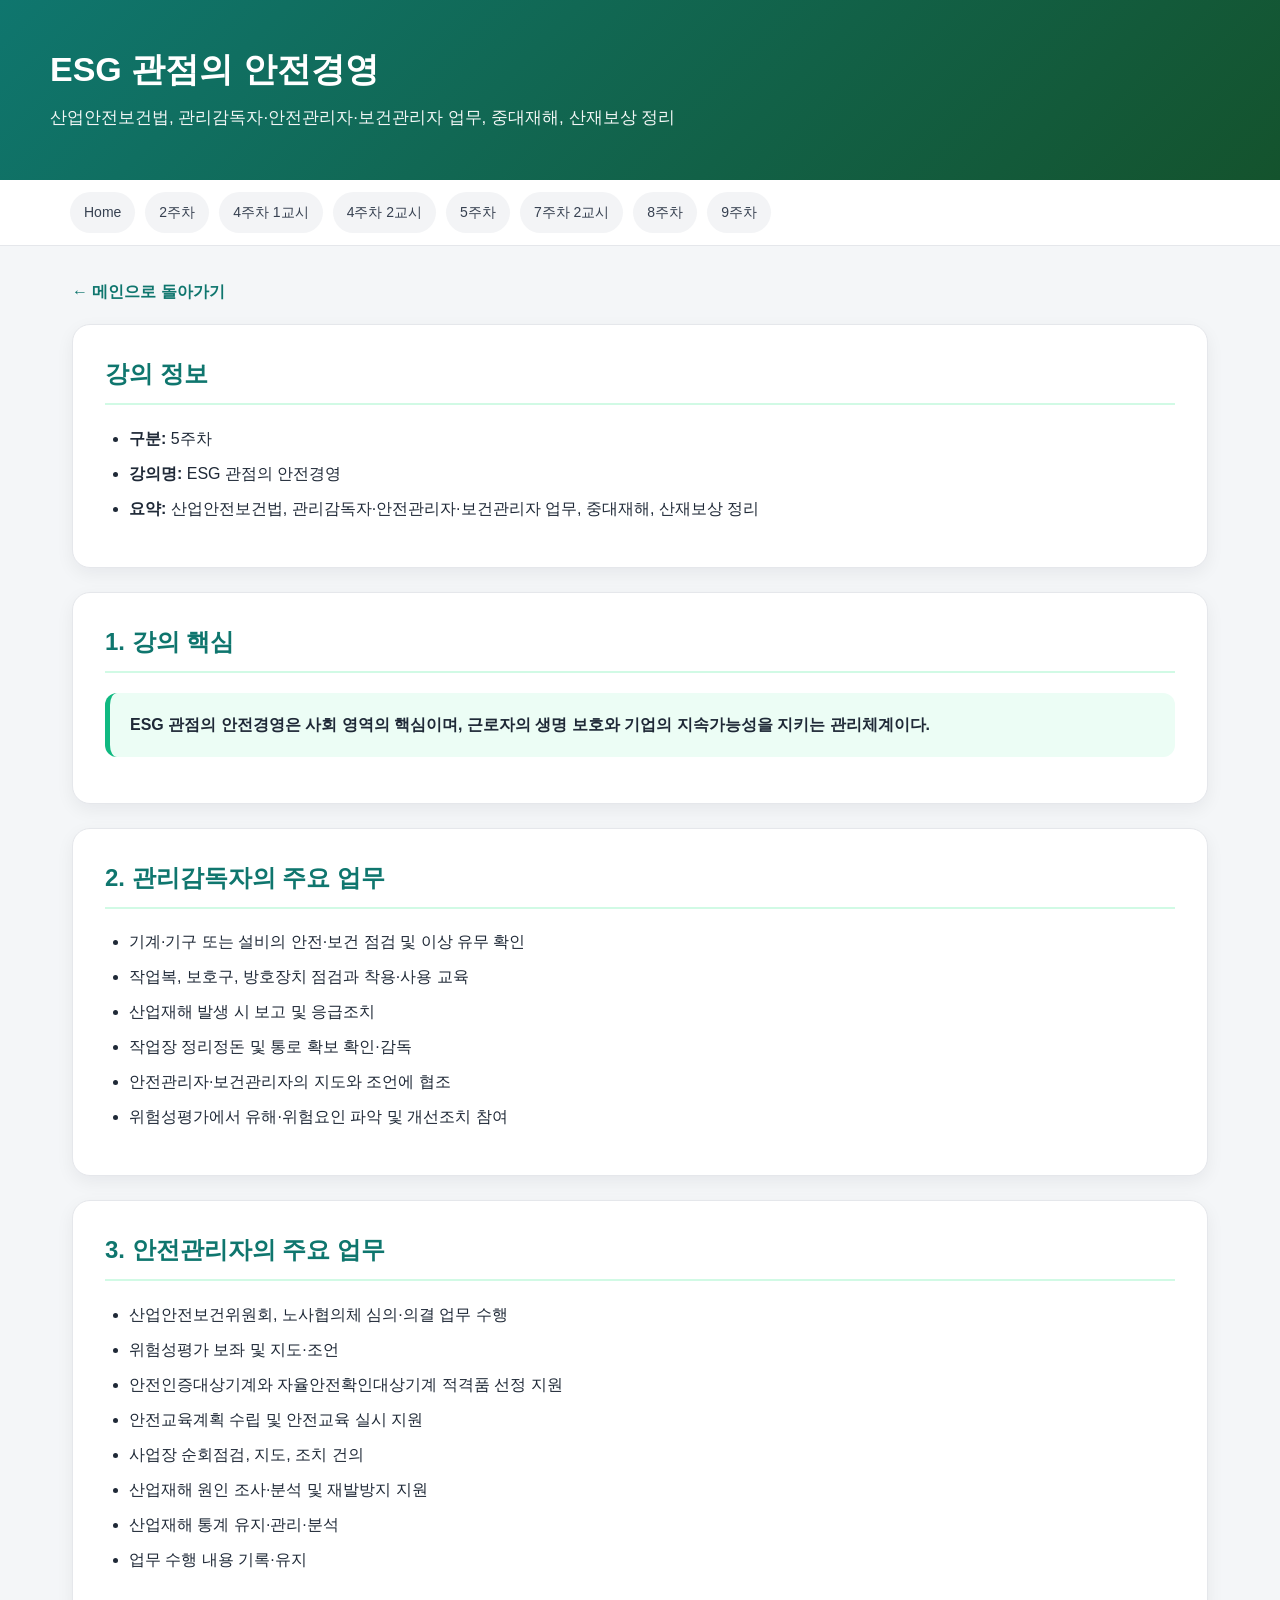
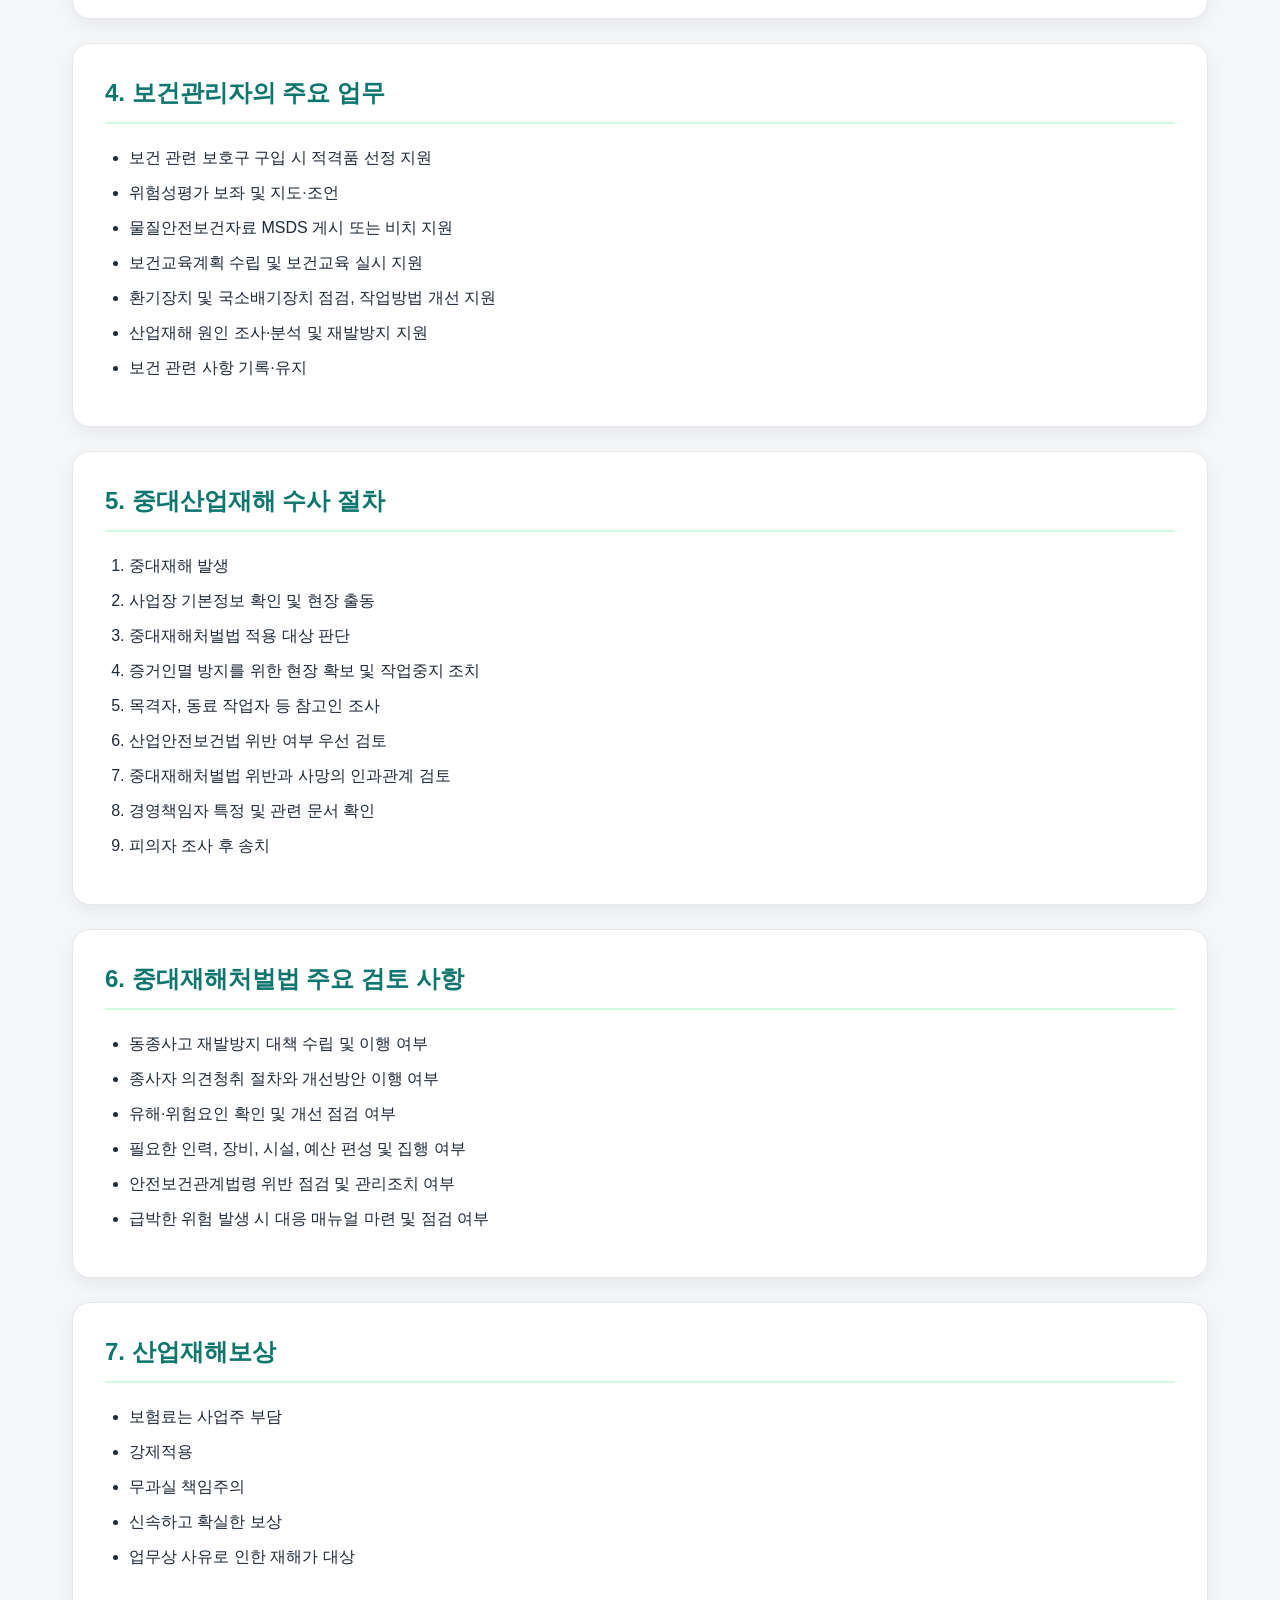
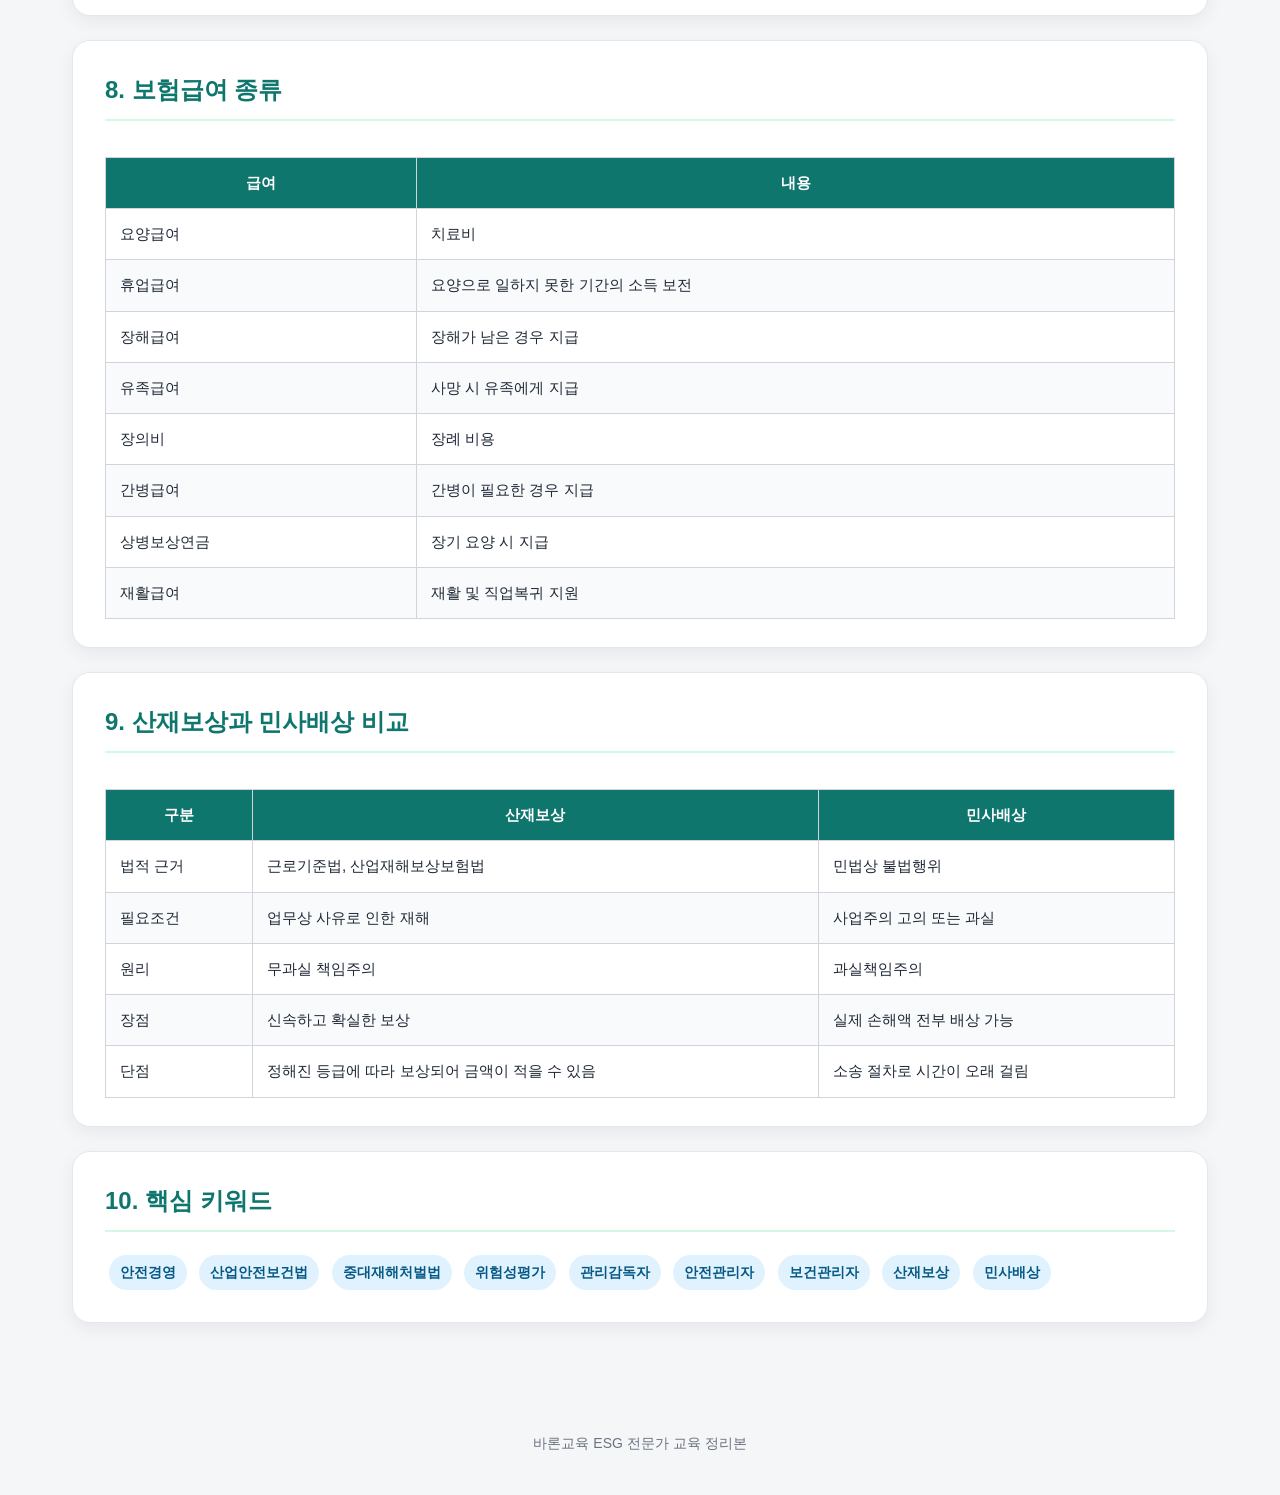
<file: pages/week05_safety_management.html>
<!DOCTYPE html>
<html lang="ko">
<head>
  <meta charset="UTF-8">
  <meta name="viewport" content="width=device-width, initial-scale=1.0">
  <title>ESG 관점의 안전경영</title>
  <link rel="stylesheet" href="../css/style.css">
</head>
<body>
  <header class="header">
    <div class="header-inner">
      <h1>ESG 관점의 안전경영</h1>
      <p>산업안전보건법, 관리감독자·안전관리자·보건관리자 업무, 중대재해, 산재보상 정리</p>
    </div>
  </header>

  <nav class="nav">
    <div class="nav-inner">
      <a href="../index.html">Home</a>
<a href="week02_esg_sme_strategy.html">2주차</a>
<a href="week04_ai_esg.html">4주차 1교시</a>
<a href="week04_carbon_neutrality.html">4주차 2교시</a>
<a href="week05_safety_management.html">5주차</a>
<a href="week07_incheon_vision2040.html">7주차 2교시</a>
<a href="week08_esg_disclosure_sme.html">8주차</a>
<a href="week09_esg_trends_data.html">9주차</a>
    </div>
  </nav>

  <main class="container">
    
<a class="back-link" href="../index.html">← 메인으로 돌아가기</a>
<section class="section">
  <h2>강의 정보</h2>
  <ul>
    <li><strong>구분:</strong> 5주차</li>
    <li><strong>강의명:</strong> ESG 관점의 안전경영</li>
    <li><strong>요약:</strong> 산업안전보건법, 관리감독자·안전관리자·보건관리자 업무, 중대재해, 산재보상 정리</li>
  </ul>
</section>

<section class="section">
  <h2>1. 강의 핵심</h2>
  <div class="summary-box">
    ESG 관점의 안전경영은 사회 영역의 핵심이며, 근로자의 생명 보호와 기업의 지속가능성을 지키는 관리체계이다.
  </div>
</section>

<section class="section">
  <h2>2. 관리감독자의 주요 업무</h2>
  <ul>
    <li>기계·기구 또는 설비의 안전·보건 점검 및 이상 유무 확인</li>
    <li>작업복, 보호구, 방호장치 점검과 착용·사용 교육</li>
    <li>산업재해 발생 시 보고 및 응급조치</li>
    <li>작업장 정리정돈 및 통로 확보 확인·감독</li>
    <li>안전관리자·보건관리자의 지도와 조언에 협조</li>
    <li>위험성평가에서 유해·위험요인 파악 및 개선조치 참여</li>
  </ul>
</section>

<section class="section">
  <h2>3. 안전관리자의 주요 업무</h2>
  <ul>
    <li>산업안전보건위원회, 노사협의체 심의·의결 업무 수행</li>
    <li>위험성평가 보좌 및 지도·조언</li>
    <li>안전인증대상기계와 자율안전확인대상기계 적격품 선정 지원</li>
    <li>안전교육계획 수립 및 안전교육 실시 지원</li>
    <li>사업장 순회점검, 지도, 조치 건의</li>
    <li>산업재해 원인 조사·분석 및 재발방지 지원</li>
    <li>산업재해 통계 유지·관리·분석</li>
    <li>업무 수행 내용 기록·유지</li>
  </ul>
</section>

<section class="section">
  <h2>4. 보건관리자의 주요 업무</h2>
  <ul>
    <li>보건 관련 보호구 구입 시 적격품 선정 지원</li>
    <li>위험성평가 보좌 및 지도·조언</li>
    <li>물질안전보건자료 MSDS 게시 또는 비치 지원</li>
    <li>보건교육계획 수립 및 보건교육 실시 지원</li>
    <li>환기장치 및 국소배기장치 점검, 작업방법 개선 지원</li>
    <li>산업재해 원인 조사·분석 및 재발방지 지원</li>
    <li>보건 관련 사항 기록·유지</li>
  </ul>
</section>

<section class="section">
  <h2>5. 중대산업재해 수사 절차</h2>
  <ol>
    <li>중대재해 발생</li>
    <li>사업장 기본정보 확인 및 현장 출동</li>
    <li>중대재해처벌법 적용 대상 판단</li>
    <li>증거인멸 방지를 위한 현장 확보 및 작업중지 조치</li>
    <li>목격자, 동료 작업자 등 참고인 조사</li>
    <li>산업안전보건법 위반 여부 우선 검토</li>
    <li>중대재해처벌법 위반과 사망의 인과관계 검토</li>
    <li>경영책임자 특정 및 관련 문서 확인</li>
    <li>피의자 조사 후 송치</li>
  </ol>
</section>

<section class="section">
  <h2>6. 중대재해처벌법 주요 검토 사항</h2>
  <ul>
    <li>동종사고 재발방지 대책 수립 및 이행 여부</li>
    <li>종사자 의견청취 절차와 개선방안 이행 여부</li>
    <li>유해·위험요인 확인 및 개선 점검 여부</li>
    <li>필요한 인력, 장비, 시설, 예산 편성 및 집행 여부</li>
    <li>안전보건관계법령 위반 점검 및 관리조치 여부</li>
    <li>급박한 위험 발생 시 대응 매뉴얼 마련 및 점검 여부</li>
  </ul>
</section>

<section class="section">
  <h2>7. 산업재해보상</h2>
  <ul>
    <li>보험료는 사업주 부담</li>
    <li>강제적용</li>
    <li>무과실 책임주의</li>
    <li>신속하고 확실한 보상</li>
    <li>업무상 사유로 인한 재해가 대상</li>
  </ul>
</section>

<section class="section">
  <h2>8. 보험급여 종류</h2>
  <div class="table-wrap">
    <table>
      <thead>
        <tr>
          <th>급여</th>
          <th>내용</th>
        </tr>
      </thead>
      <tbody>
        <tr><td>요양급여</td><td>치료비</td></tr>
        <tr><td>휴업급여</td><td>요양으로 일하지 못한 기간의 소득 보전</td></tr>
        <tr><td>장해급여</td><td>장해가 남은 경우 지급</td></tr>
        <tr><td>유족급여</td><td>사망 시 유족에게 지급</td></tr>
        <tr><td>장의비</td><td>장례 비용</td></tr>
        <tr><td>간병급여</td><td>간병이 필요한 경우 지급</td></tr>
        <tr><td>상병보상연금</td><td>장기 요양 시 지급</td></tr>
        <tr><td>재활급여</td><td>재활 및 직업복귀 지원</td></tr>
      </tbody>
    </table>
  </div>
</section>

<section class="section">
  <h2>9. 산재보상과 민사배상 비교</h2>
  <div class="table-wrap">
    <table>
      <thead>
        <tr>
          <th>구분</th>
          <th>산재보상</th>
          <th>민사배상</th>
        </tr>
      </thead>
      <tbody>
        <tr>
          <td>법적 근거</td>
          <td>근로기준법, 산업재해보상보험법</td>
          <td>민법상 불법행위</td>
        </tr>
        <tr>
          <td>필요조건</td>
          <td>업무상 사유로 인한 재해</td>
          <td>사업주의 고의 또는 과실</td>
        </tr>
        <tr>
          <td>원리</td>
          <td>무과실 책임주의</td>
          <td>과실책임주의</td>
        </tr>
        <tr>
          <td>장점</td>
          <td>신속하고 확실한 보상</td>
          <td>실제 손해액 전부 배상 가능</td>
        </tr>
        <tr>
          <td>단점</td>
          <td>정해진 등급에 따라 보상되어 금액이 적을 수 있음</td>
          <td>소송 절차로 시간이 오래 걸림</td>
        </tr>
      </tbody>
    </table>
  </div>
</section>

<section class="section">
  <h2>10. 핵심 키워드</h2>
  <span class="keyword">안전경영</span>
  <span class="keyword">산업안전보건법</span>
  <span class="keyword">중대재해처벌법</span>
  <span class="keyword">위험성평가</span>
  <span class="keyword">관리감독자</span>
  <span class="keyword">안전관리자</span>
  <span class="keyword">보건관리자</span>
  <span class="keyword">산재보상</span>
  <span class="keyword">민사배상</span>
</section>


  </main>

  <footer class="footer">
    바론교육 ESG 전문가 교육 정리본
  </footer>
</body>
</html>
</file>
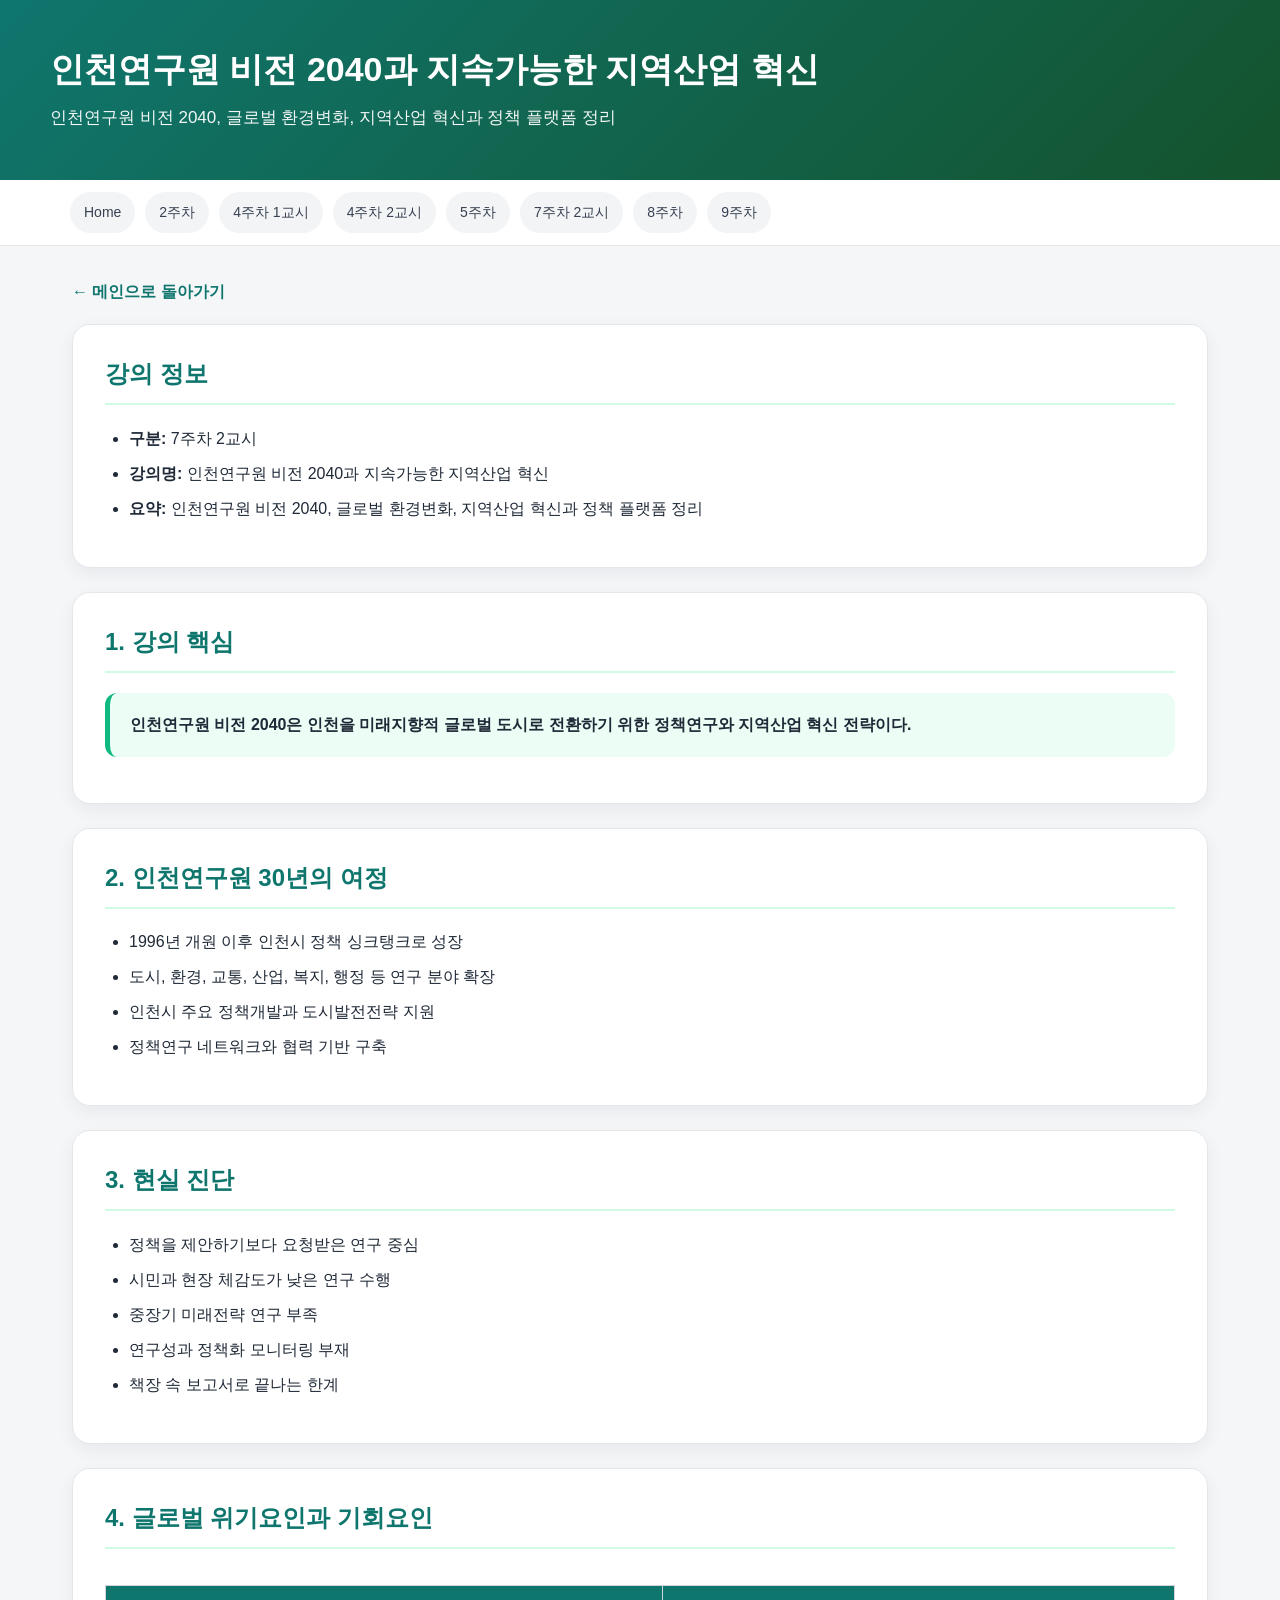
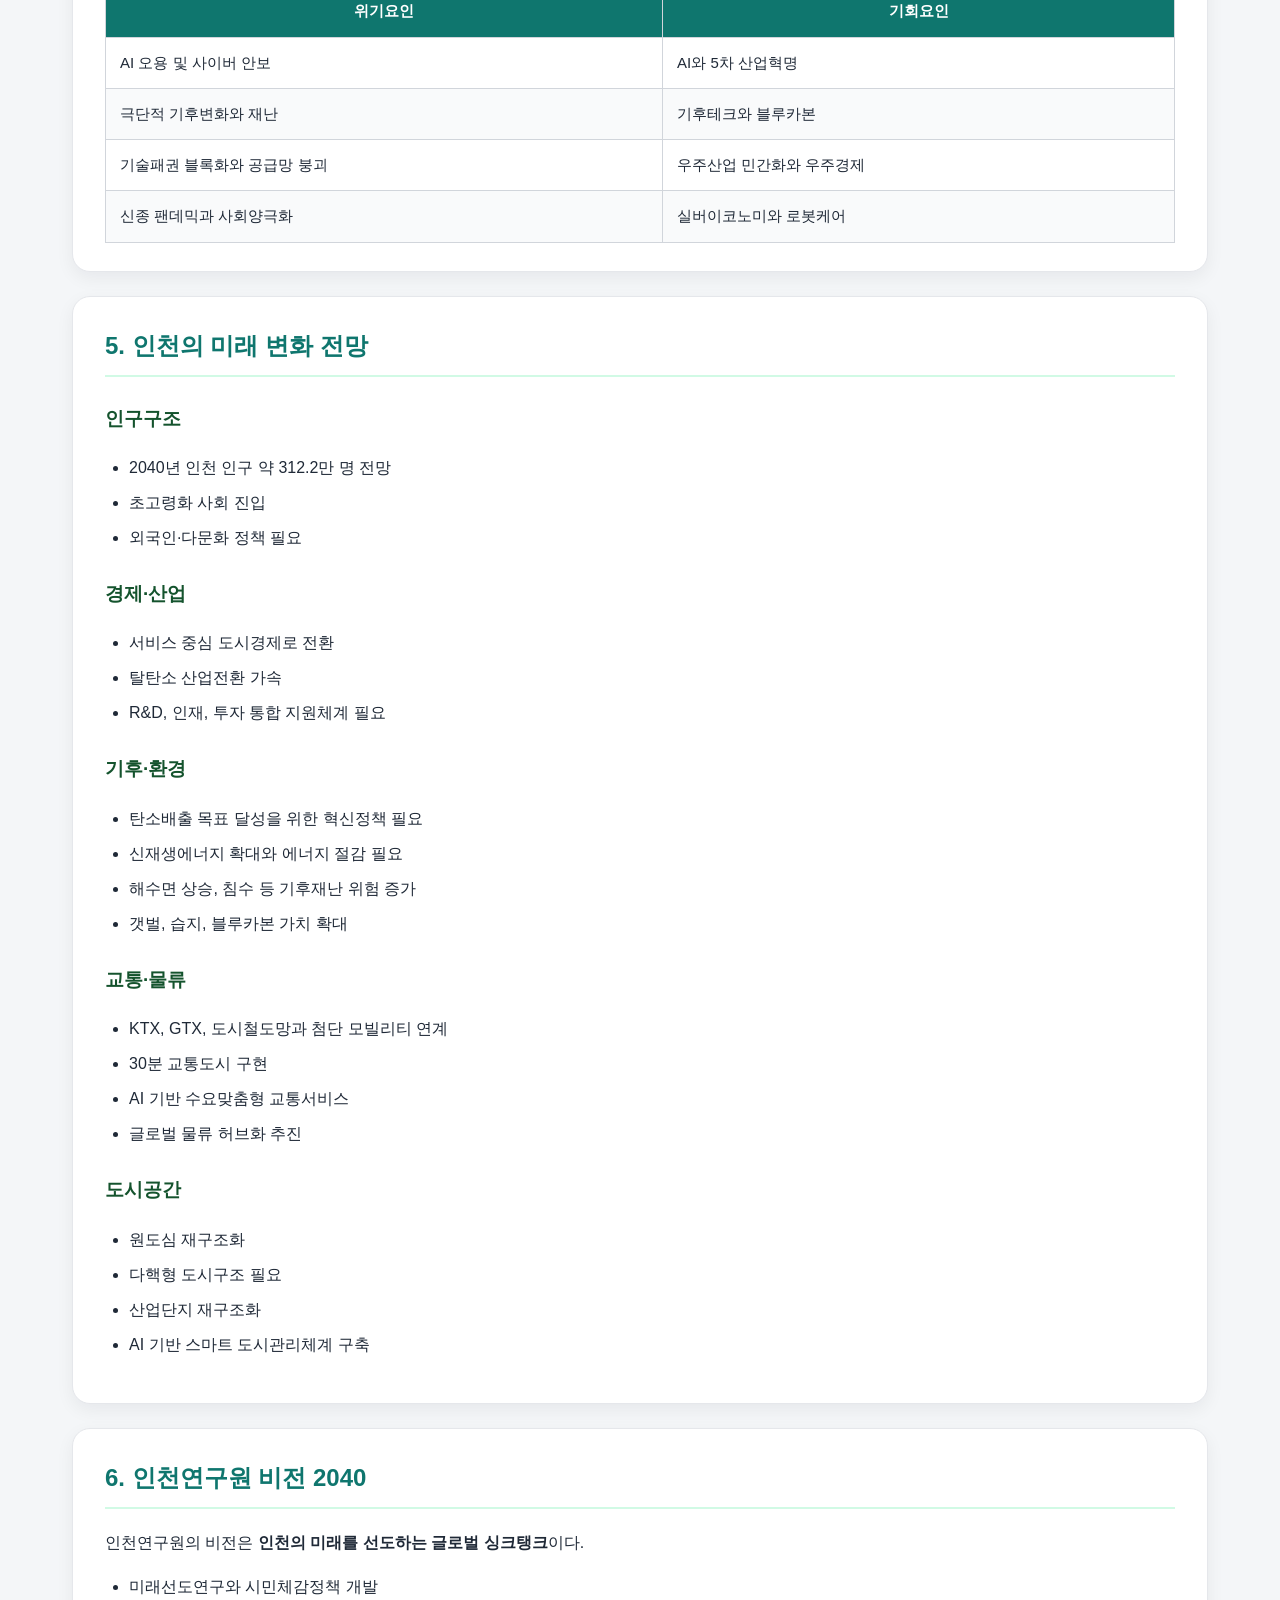
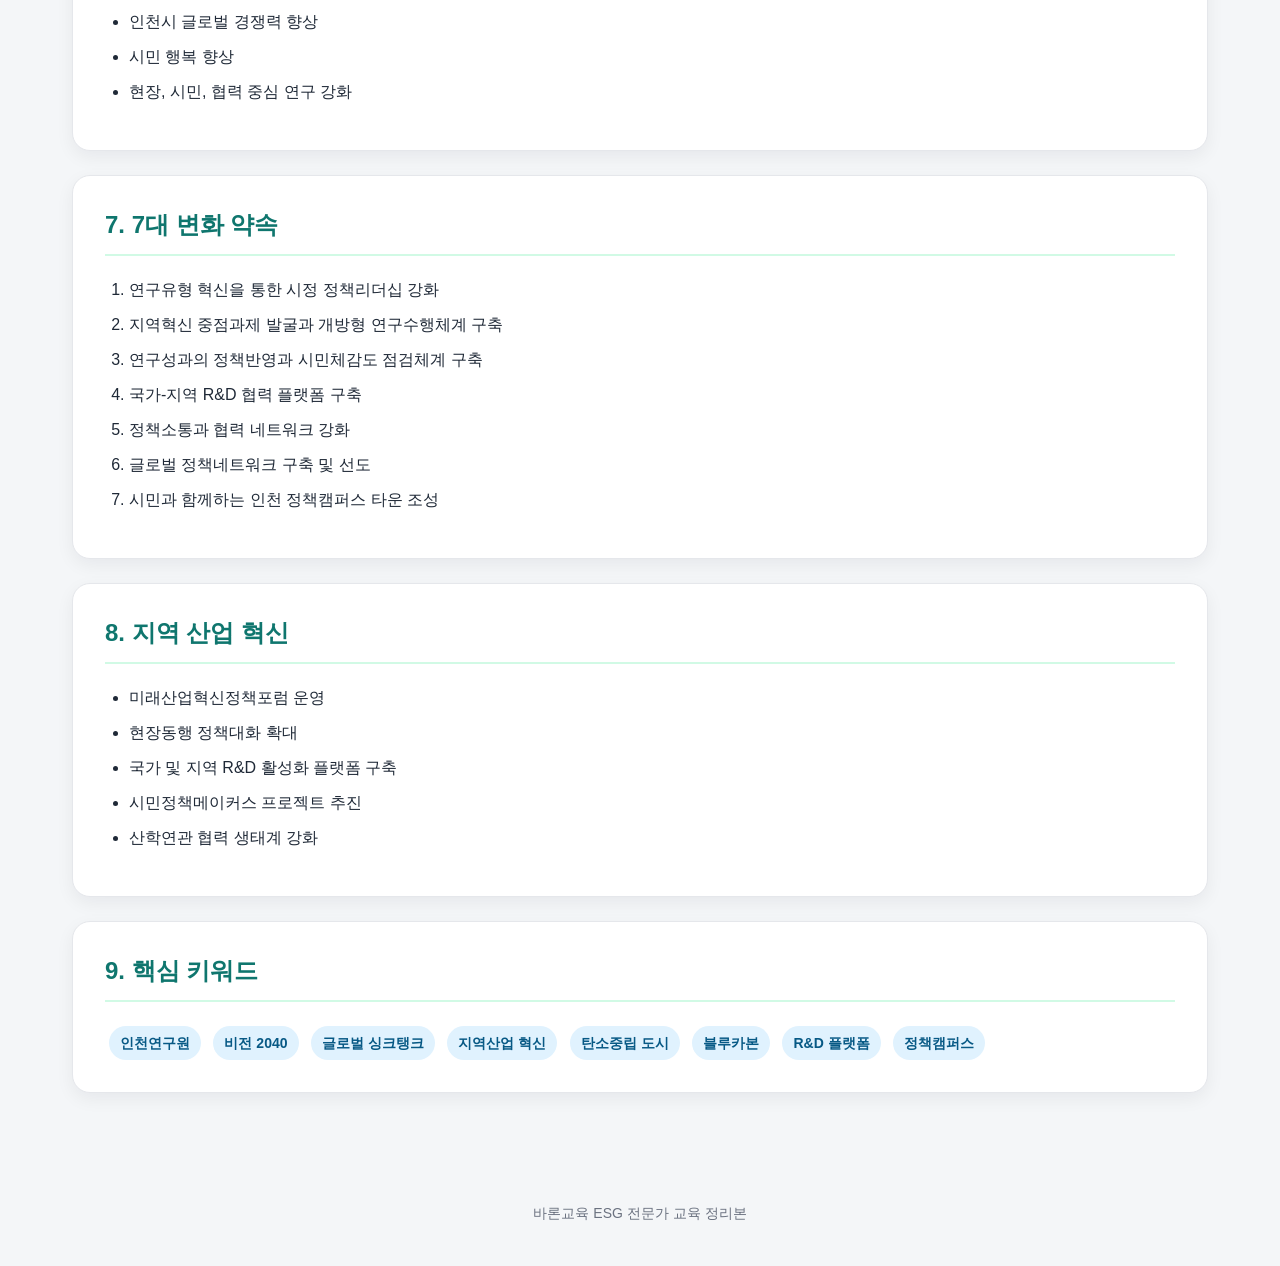
<file: pages/week07_incheon_vision2040.html>
<!DOCTYPE html>
<html lang="ko">
<head>
  <meta charset="UTF-8">
  <meta name="viewport" content="width=device-width, initial-scale=1.0">
  <title>인천연구원 비전 2040과 지속가능한 지역산업 혁신</title>
  <link rel="stylesheet" href="../css/style.css">
</head>
<body>
  <header class="header">
    <div class="header-inner">
      <h1>인천연구원 비전 2040과 지속가능한 지역산업 혁신</h1>
      <p>인천연구원 비전 2040, 글로벌 환경변화, 지역산업 혁신과 정책 플랫폼 정리</p>
    </div>
  </header>

  <nav class="nav">
    <div class="nav-inner">
      <a href="../index.html">Home</a>
<a href="week02_esg_sme_strategy.html">2주차</a>
<a href="week04_ai_esg.html">4주차 1교시</a>
<a href="week04_carbon_neutrality.html">4주차 2교시</a>
<a href="week05_safety_management.html">5주차</a>
<a href="week07_incheon_vision2040.html">7주차 2교시</a>
<a href="week08_esg_disclosure_sme.html">8주차</a>
<a href="week09_esg_trends_data.html">9주차</a>
    </div>
  </nav>

  <main class="container">
    
<a class="back-link" href="../index.html">← 메인으로 돌아가기</a>
<section class="section">
  <h2>강의 정보</h2>
  <ul>
    <li><strong>구분:</strong> 7주차 2교시</li>
    <li><strong>강의명:</strong> 인천연구원 비전 2040과 지속가능한 지역산업 혁신</li>
    <li><strong>요약:</strong> 인천연구원 비전 2040, 글로벌 환경변화, 지역산업 혁신과 정책 플랫폼 정리</li>
  </ul>
</section>

<section class="section">
  <h2>1. 강의 핵심</h2>
  <div class="summary-box">
    인천연구원 비전 2040은 인천을 미래지향적 글로벌 도시로 전환하기 위한 정책연구와 지역산업 혁신 전략이다.
  </div>
</section>

<section class="section">
  <h2>2. 인천연구원 30년의 여정</h2>
  <ul>
    <li>1996년 개원 이후 인천시 정책 싱크탱크로 성장</li>
    <li>도시, 환경, 교통, 산업, 복지, 행정 등 연구 분야 확장</li>
    <li>인천시 주요 정책개발과 도시발전전략 지원</li>
    <li>정책연구 네트워크와 협력 기반 구축</li>
  </ul>
</section>

<section class="section">
  <h2>3. 현실 진단</h2>
  <ul>
    <li>정책을 제안하기보다 요청받은 연구 중심</li>
    <li>시민과 현장 체감도가 낮은 연구 수행</li>
    <li>중장기 미래전략 연구 부족</li>
    <li>연구성과 정책화 모니터링 부재</li>
    <li>책장 속 보고서로 끝나는 한계</li>
  </ul>
</section>

<section class="section">
  <h2>4. 글로벌 위기요인과 기회요인</h2>
  <div class="table-wrap">
    <table>
      <thead>
        <tr>
          <th>위기요인</th>
          <th>기회요인</th>
        </tr>
      </thead>
      <tbody>
        <tr>
          <td>AI 오용 및 사이버 안보</td>
          <td>AI와 5차 산업혁명</td>
        </tr>
        <tr>
          <td>극단적 기후변화와 재난</td>
          <td>기후테크와 블루카본</td>
        </tr>
        <tr>
          <td>기술패권 블록화와 공급망 붕괴</td>
          <td>우주산업 민간화와 우주경제</td>
        </tr>
        <tr>
          <td>신종 팬데믹과 사회양극화</td>
          <td>실버이코노미와 로봇케어</td>
        </tr>
      </tbody>
    </table>
  </div>
</section>

<section class="section">
  <h2>5. 인천의 미래 변화 전망</h2>
  <h3>인구구조</h3>
  <ul>
    <li>2040년 인천 인구 약 312.2만 명 전망</li>
    <li>초고령화 사회 진입</li>
    <li>외국인·다문화 정책 필요</li>
  </ul>

  <h3>경제·산업</h3>
  <ul>
    <li>서비스 중심 도시경제로 전환</li>
    <li>탈탄소 산업전환 가속</li>
    <li>R&D, 인재, 투자 통합 지원체계 필요</li>
  </ul>

  <h3>기후·환경</h3>
  <ul>
    <li>탄소배출 목표 달성을 위한 혁신정책 필요</li>
    <li>신재생에너지 확대와 에너지 절감 필요</li>
    <li>해수면 상승, 침수 등 기후재난 위험 증가</li>
    <li>갯벌, 습지, 블루카본 가치 확대</li>
  </ul>

  <h3>교통·물류</h3>
  <ul>
    <li>KTX, GTX, 도시철도망과 첨단 모빌리티 연계</li>
    <li>30분 교통도시 구현</li>
    <li>AI 기반 수요맞춤형 교통서비스</li>
    <li>글로벌 물류 허브화 추진</li>
  </ul>

  <h3>도시공간</h3>
  <ul>
    <li>원도심 재구조화</li>
    <li>다핵형 도시구조 필요</li>
    <li>산업단지 재구조화</li>
    <li>AI 기반 스마트 도시관리체계 구축</li>
  </ul>
</section>

<section class="section">
  <h2>6. 인천연구원 비전 2040</h2>
  <p>
    인천연구원의 비전은 <strong>인천의 미래를 선도하는 글로벌 싱크탱크</strong>이다.
  </p>
  <ul>
    <li>미래선도연구와 시민체감정책 개발</li>
    <li>인천시 글로벌 경쟁력 향상</li>
    <li>시민 행복 향상</li>
    <li>현장, 시민, 협력 중심 연구 강화</li>
  </ul>
</section>

<section class="section">
  <h2>7. 7대 변화 약속</h2>
  <ol>
    <li>연구유형 혁신을 통한 시정 정책리더십 강화</li>
    <li>지역혁신 중점과제 발굴과 개방형 연구수행체계 구축</li>
    <li>연구성과의 정책반영과 시민체감도 점검체계 구축</li>
    <li>국가-지역 R&D 협력 플랫폼 구축</li>
    <li>정책소통과 협력 네트워크 강화</li>
    <li>글로벌 정책네트워크 구축 및 선도</li>
    <li>시민과 함께하는 인천 정책캠퍼스 타운 조성</li>
  </ol>
</section>

<section class="section">
  <h2>8. 지역 산업 혁신</h2>
  <ul>
    <li>미래산업혁신정책포럼 운영</li>
    <li>현장동행 정책대화 확대</li>
    <li>국가 및 지역 R&D 활성화 플랫폼 구축</li>
    <li>시민정책메이커스 프로젝트 추진</li>
    <li>산학연관 협력 생태계 강화</li>
  </ul>
</section>

<section class="section">
  <h2>9. 핵심 키워드</h2>
  <span class="keyword">인천연구원</span>
  <span class="keyword">비전 2040</span>
  <span class="keyword">글로벌 싱크탱크</span>
  <span class="keyword">지역산업 혁신</span>
  <span class="keyword">탄소중립 도시</span>
  <span class="keyword">블루카본</span>
  <span class="keyword">R&D 플랫폼</span>
  <span class="keyword">정책캠퍼스</span>
</section>


  </main>

  <footer class="footer">
    바론교육 ESG 전문가 교육 정리본
  </footer>
</body>
</html>
</file>
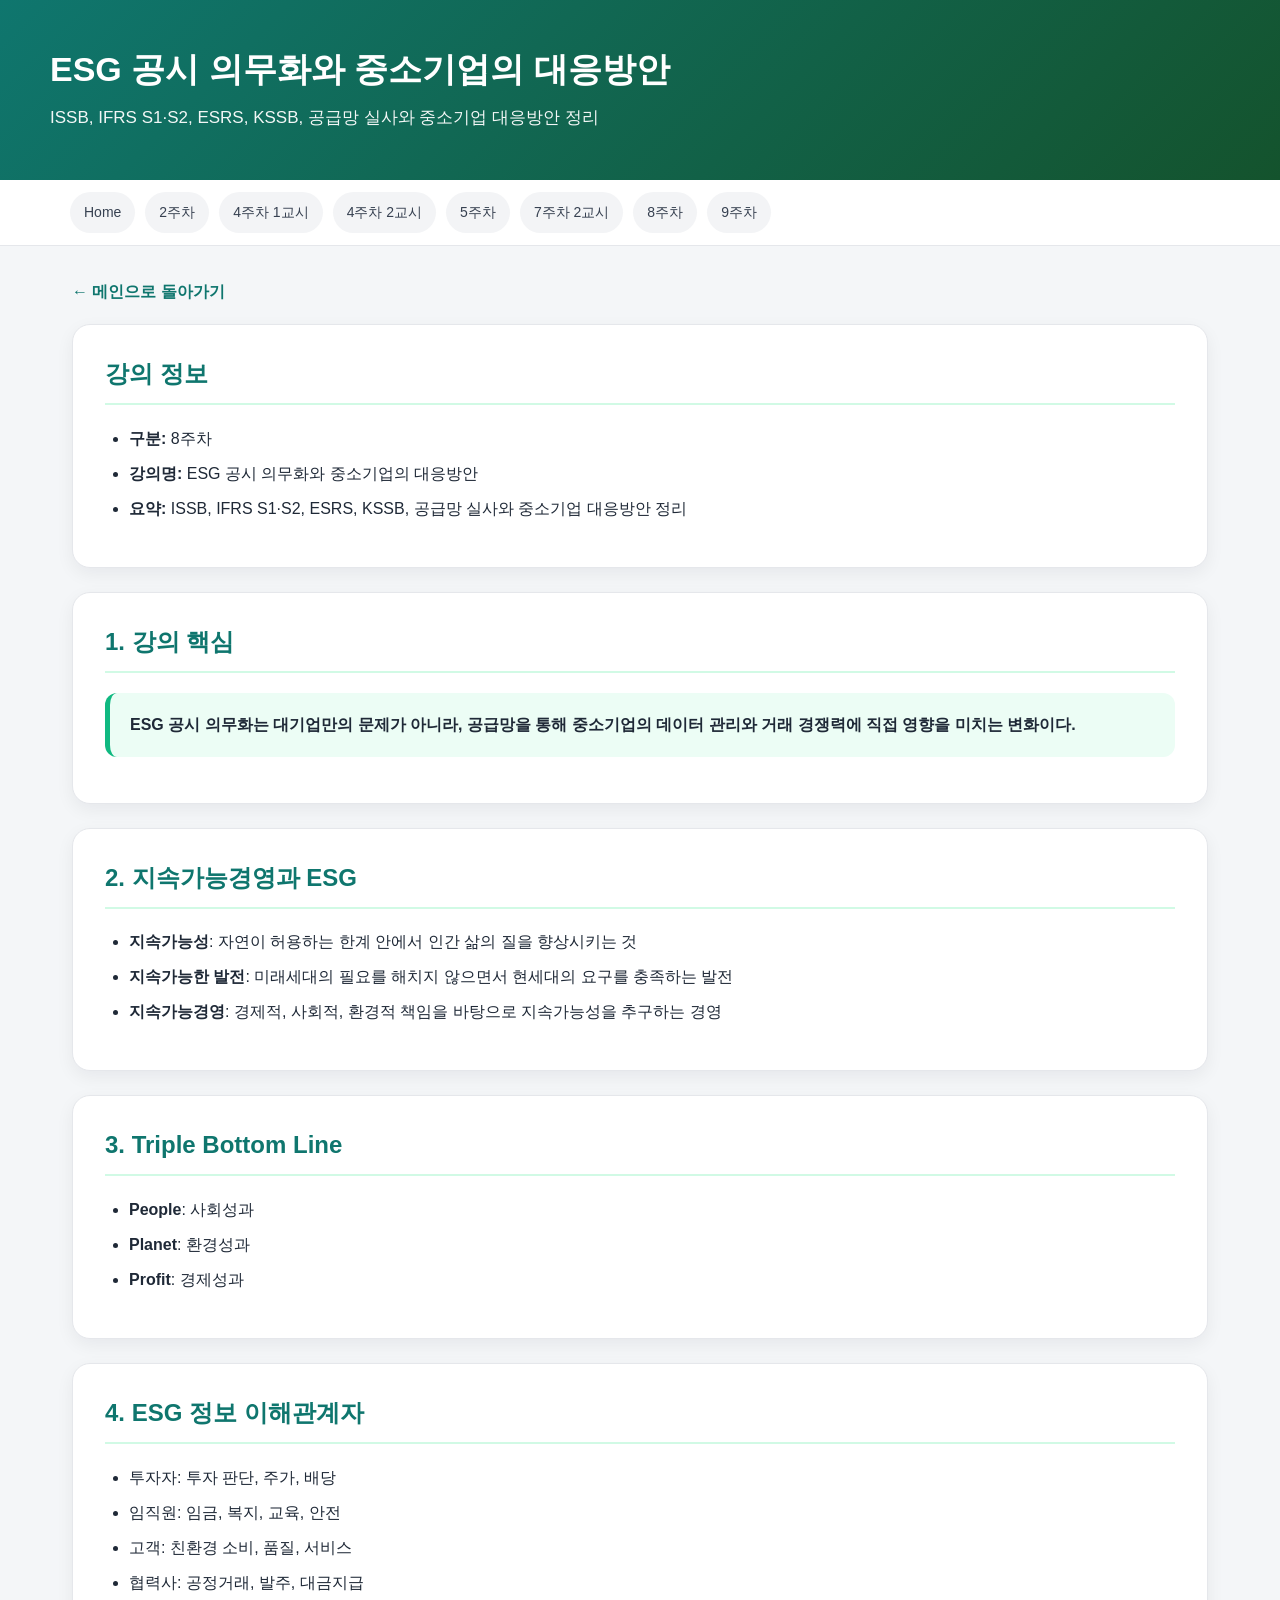
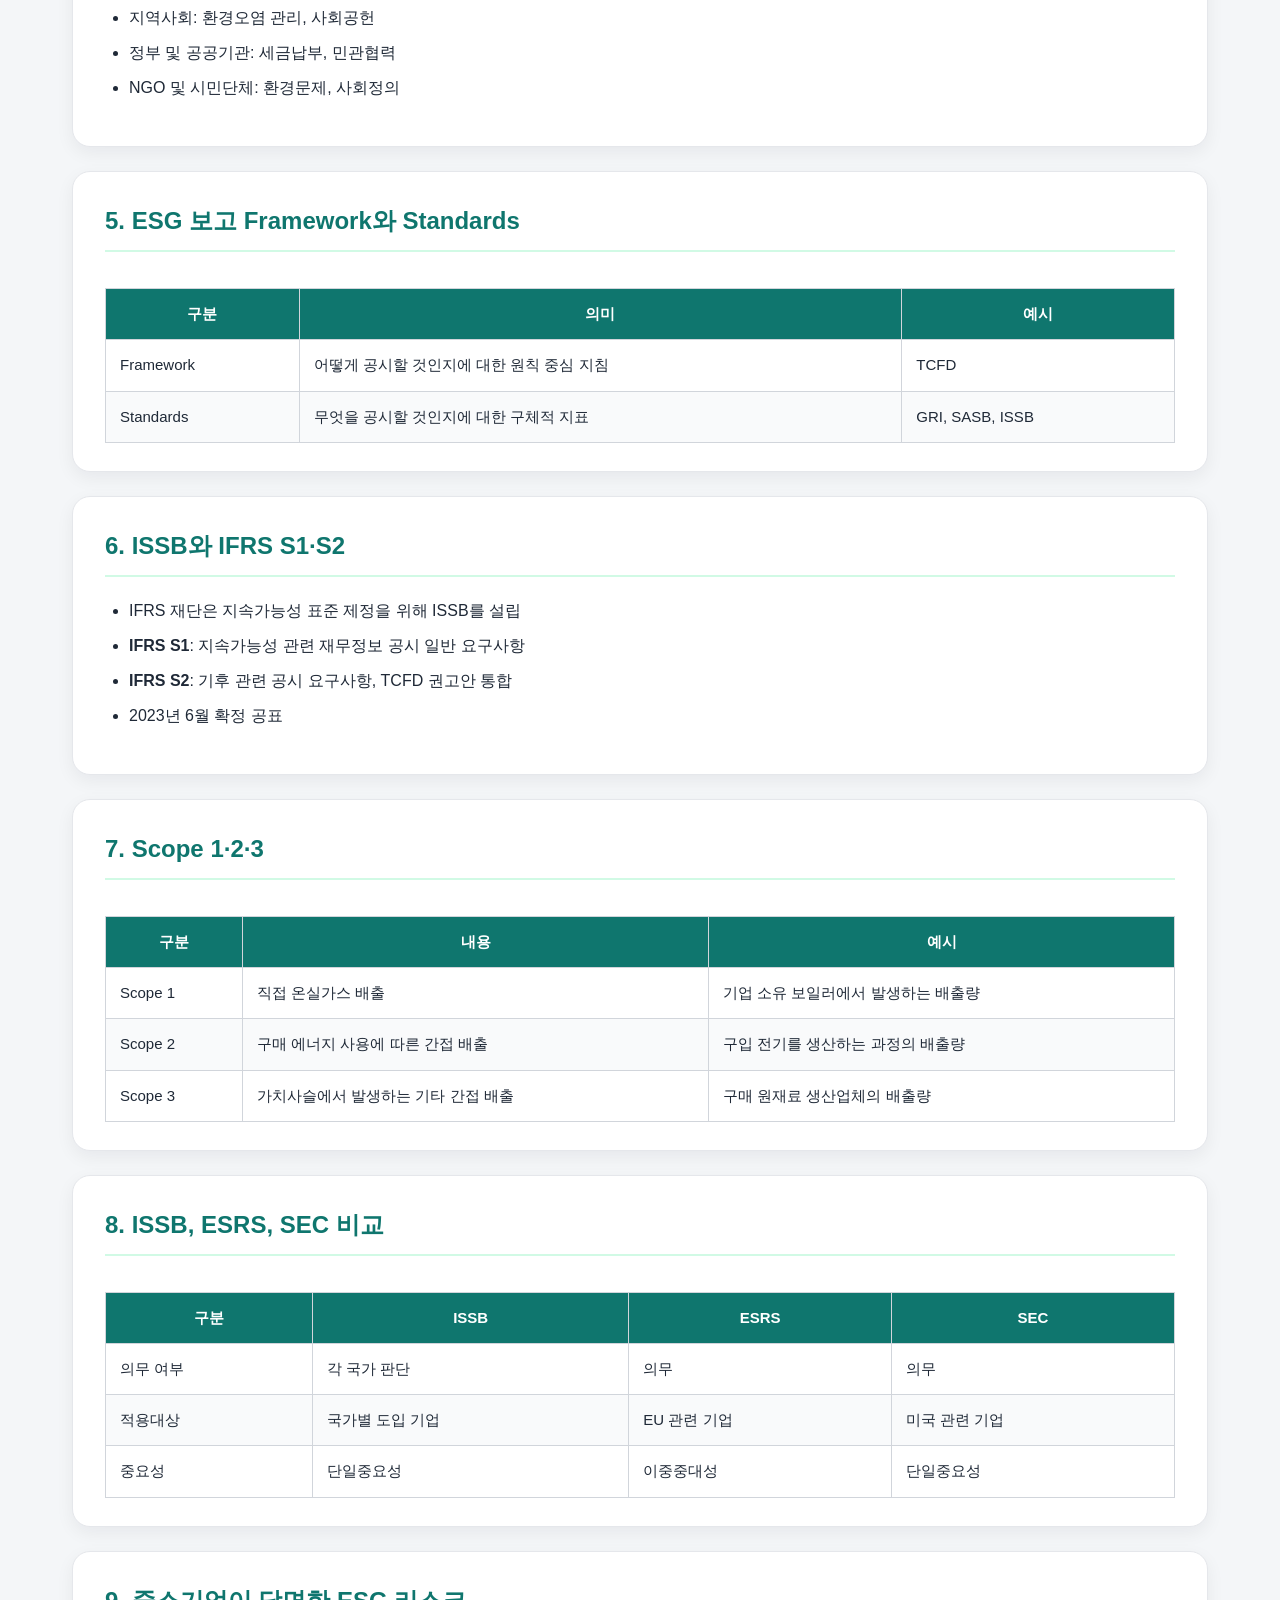
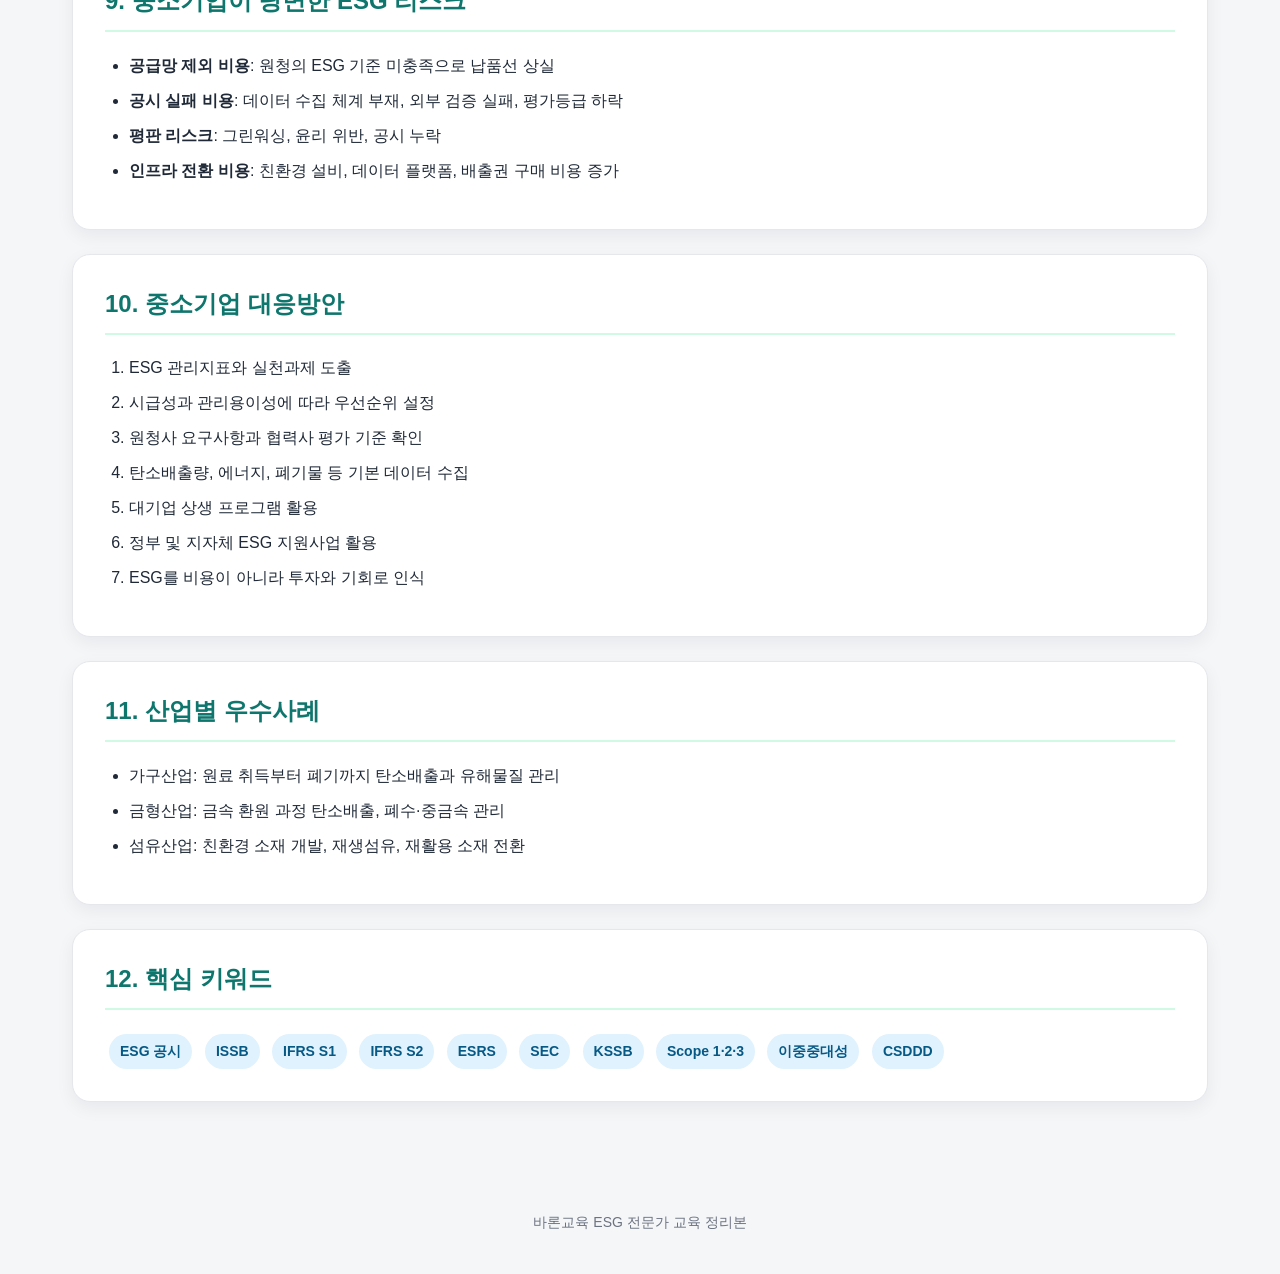
<file: pages/week08_esg_disclosure_sme.html>
<!DOCTYPE html>
<html lang="ko">
<head>
  <meta charset="UTF-8">
  <meta name="viewport" content="width=device-width, initial-scale=1.0">
  <title>ESG 공시 의무화와 중소기업의 대응방안</title>
  <link rel="stylesheet" href="../css/style.css">
</head>
<body>
  <header class="header">
    <div class="header-inner">
      <h1>ESG 공시 의무화와 중소기업의 대응방안</h1>
      <p>ISSB, IFRS S1·S2, ESRS, KSSB, 공급망 실사와 중소기업 대응방안 정리</p>
    </div>
  </header>

  <nav class="nav">
    <div class="nav-inner">
      <a href="../index.html">Home</a>
<a href="week02_esg_sme_strategy.html">2주차</a>
<a href="week04_ai_esg.html">4주차 1교시</a>
<a href="week04_carbon_neutrality.html">4주차 2교시</a>
<a href="week05_safety_management.html">5주차</a>
<a href="week07_incheon_vision2040.html">7주차 2교시</a>
<a href="week08_esg_disclosure_sme.html">8주차</a>
<a href="week09_esg_trends_data.html">9주차</a>
    </div>
  </nav>

  <main class="container">
    
<a class="back-link" href="../index.html">← 메인으로 돌아가기</a>
<section class="section">
  <h2>강의 정보</h2>
  <ul>
    <li><strong>구분:</strong> 8주차</li>
    <li><strong>강의명:</strong> ESG 공시 의무화와 중소기업의 대응방안</li>
    <li><strong>요약:</strong> ISSB, IFRS S1·S2, ESRS, KSSB, 공급망 실사와 중소기업 대응방안 정리</li>
  </ul>
</section>

<section class="section">
  <h2>1. 강의 핵심</h2>
  <div class="summary-box">
    ESG 공시 의무화는 대기업만의 문제가 아니라, 공급망을 통해 중소기업의 데이터 관리와 거래 경쟁력에 직접 영향을 미치는 변화이다.
  </div>
</section>

<section class="section">
  <h2>2. 지속가능경영과 ESG</h2>
  <ul>
    <li><strong>지속가능성</strong>: 자연이 허용하는 한계 안에서 인간 삶의 질을 향상시키는 것</li>
    <li><strong>지속가능한 발전</strong>: 미래세대의 필요를 해치지 않으면서 현세대의 요구를 충족하는 발전</li>
    <li><strong>지속가능경영</strong>: 경제적, 사회적, 환경적 책임을 바탕으로 지속가능성을 추구하는 경영</li>
  </ul>
</section>

<section class="section">
  <h2>3. Triple Bottom Line</h2>
  <ul>
    <li><strong>People</strong>: 사회성과</li>
    <li><strong>Planet</strong>: 환경성과</li>
    <li><strong>Profit</strong>: 경제성과</li>
  </ul>
</section>

<section class="section">
  <h2>4. ESG 정보 이해관계자</h2>
  <ul>
    <li>투자자: 투자 판단, 주가, 배당</li>
    <li>임직원: 임금, 복지, 교육, 안전</li>
    <li>고객: 친환경 소비, 품질, 서비스</li>
    <li>협력사: 공정거래, 발주, 대금지급</li>
    <li>지역사회: 환경오염 관리, 사회공헌</li>
    <li>정부 및 공공기관: 세금납부, 민관협력</li>
    <li>NGO 및 시민단체: 환경문제, 사회정의</li>
  </ul>
</section>

<section class="section">
  <h2>5. ESG 보고 Framework와 Standards</h2>
  <div class="table-wrap">
    <table>
      <thead>
        <tr>
          <th>구분</th>
          <th>의미</th>
          <th>예시</th>
        </tr>
      </thead>
      <tbody>
        <tr>
          <td>Framework</td>
          <td>어떻게 공시할 것인지에 대한 원칙 중심 지침</td>
          <td>TCFD</td>
        </tr>
        <tr>
          <td>Standards</td>
          <td>무엇을 공시할 것인지에 대한 구체적 지표</td>
          <td>GRI, SASB, ISSB</td>
        </tr>
      </tbody>
    </table>
  </div>
</section>

<section class="section">
  <h2>6. ISSB와 IFRS S1·S2</h2>
  <ul>
    <li>IFRS 재단은 지속가능성 표준 제정을 위해 ISSB를 설립</li>
    <li><strong>IFRS S1</strong>: 지속가능성 관련 재무정보 공시 일반 요구사항</li>
    <li><strong>IFRS S2</strong>: 기후 관련 공시 요구사항, TCFD 권고안 통합</li>
    <li>2023년 6월 확정 공표</li>
  </ul>
</section>

<section class="section">
  <h2>7. Scope 1·2·3</h2>
  <div class="table-wrap">
    <table>
      <thead>
        <tr>
          <th>구분</th>
          <th>내용</th>
          <th>예시</th>
        </tr>
      </thead>
      <tbody>
        <tr>
          <td>Scope 1</td>
          <td>직접 온실가스 배출</td>
          <td>기업 소유 보일러에서 발생하는 배출량</td>
        </tr>
        <tr>
          <td>Scope 2</td>
          <td>구매 에너지 사용에 따른 간접 배출</td>
          <td>구입 전기를 생산하는 과정의 배출량</td>
        </tr>
        <tr>
          <td>Scope 3</td>
          <td>가치사슬에서 발생하는 기타 간접 배출</td>
          <td>구매 원재료 생산업체의 배출량</td>
        </tr>
      </tbody>
    </table>
  </div>
</section>

<section class="section">
  <h2>8. ISSB, ESRS, SEC 비교</h2>
  <div class="table-wrap">
    <table>
      <thead>
        <tr>
          <th>구분</th>
          <th>ISSB</th>
          <th>ESRS</th>
          <th>SEC</th>
        </tr>
      </thead>
      <tbody>
        <tr>
          <td>의무 여부</td>
          <td>각 국가 판단</td>
          <td>의무</td>
          <td>의무</td>
        </tr>
        <tr>
          <td>적용대상</td>
          <td>국가별 도입 기업</td>
          <td>EU 관련 기업</td>
          <td>미국 관련 기업</td>
        </tr>
        <tr>
          <td>중요성</td>
          <td>단일중요성</td>
          <td>이중중대성</td>
          <td>단일중요성</td>
        </tr>
      </tbody>
    </table>
  </div>
</section>

<section class="section">
  <h2>9. 중소기업이 당면한 ESG 리스크</h2>
  <ul>
    <li><strong>공급망 제외 비용</strong>: 원청의 ESG 기준 미충족으로 납품선 상실</li>
    <li><strong>공시 실패 비용</strong>: 데이터 수집 체계 부재, 외부 검증 실패, 평가등급 하락</li>
    <li><strong>평판 리스크</strong>: 그린워싱, 윤리 위반, 공시 누락</li>
    <li><strong>인프라 전환 비용</strong>: 친환경 설비, 데이터 플랫폼, 배출권 구매 비용 증가</li>
  </ul>
</section>

<section class="section">
  <h2>10. 중소기업 대응방안</h2>
  <ol>
    <li>ESG 관리지표와 실천과제 도출</li>
    <li>시급성과 관리용이성에 따라 우선순위 설정</li>
    <li>원청사 요구사항과 협력사 평가 기준 확인</li>
    <li>탄소배출량, 에너지, 폐기물 등 기본 데이터 수집</li>
    <li>대기업 상생 프로그램 활용</li>
    <li>정부 및 지자체 ESG 지원사업 활용</li>
    <li>ESG를 비용이 아니라 투자와 기회로 인식</li>
  </ol>
</section>

<section class="section">
  <h2>11. 산업별 우수사례</h2>
  <ul>
    <li>가구산업: 원료 취득부터 폐기까지 탄소배출과 유해물질 관리</li>
    <li>금형산업: 금속 환원 과정 탄소배출, 폐수·중금속 관리</li>
    <li>섬유산업: 친환경 소재 개발, 재생섬유, 재활용 소재 전환</li>
  </ul>
</section>

<section class="section">
  <h2>12. 핵심 키워드</h2>
  <span class="keyword">ESG 공시</span>
  <span class="keyword">ISSB</span>
  <span class="keyword">IFRS S1</span>
  <span class="keyword">IFRS S2</span>
  <span class="keyword">ESRS</span>
  <span class="keyword">SEC</span>
  <span class="keyword">KSSB</span>
  <span class="keyword">Scope 1·2·3</span>
  <span class="keyword">이중중대성</span>
  <span class="keyword">CSDDD</span>
</section>


  </main>

  <footer class="footer">
    바론교육 ESG 전문가 교육 정리본
  </footer>
</body>
</html>
</file>
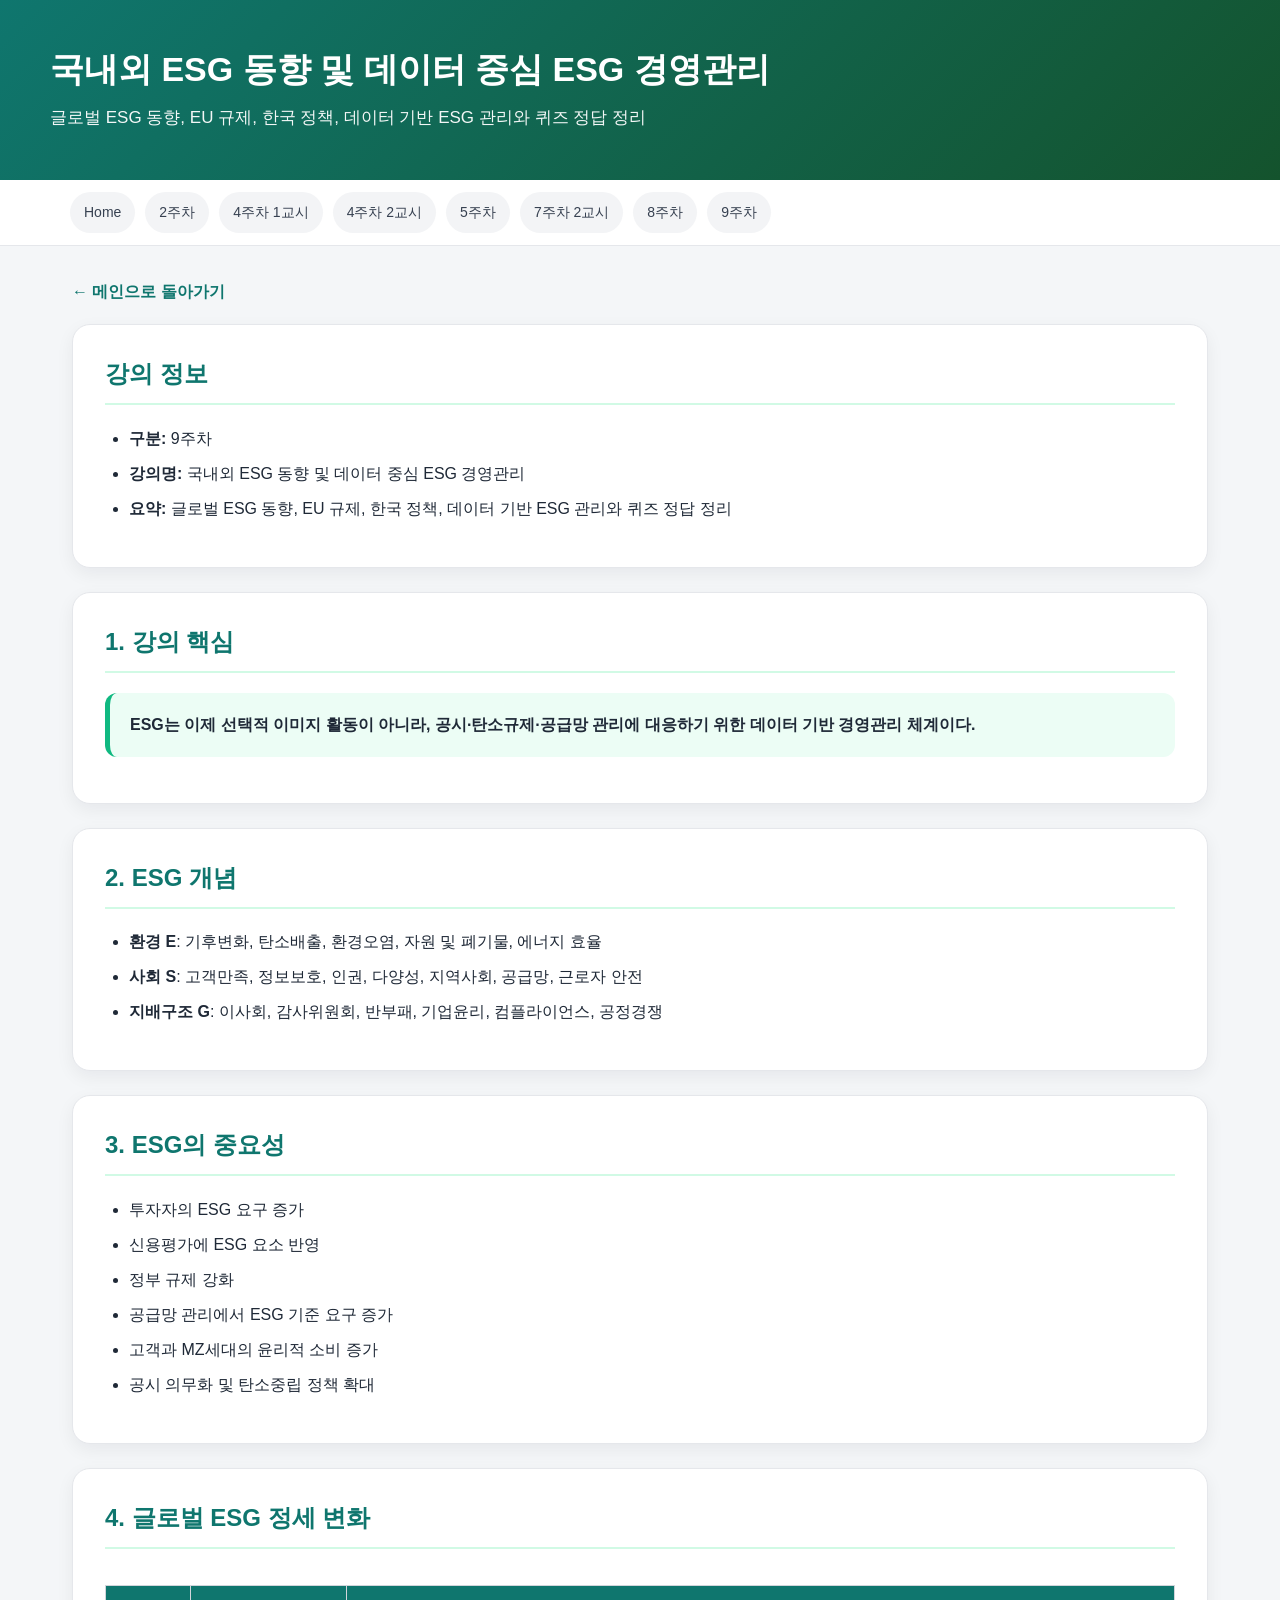
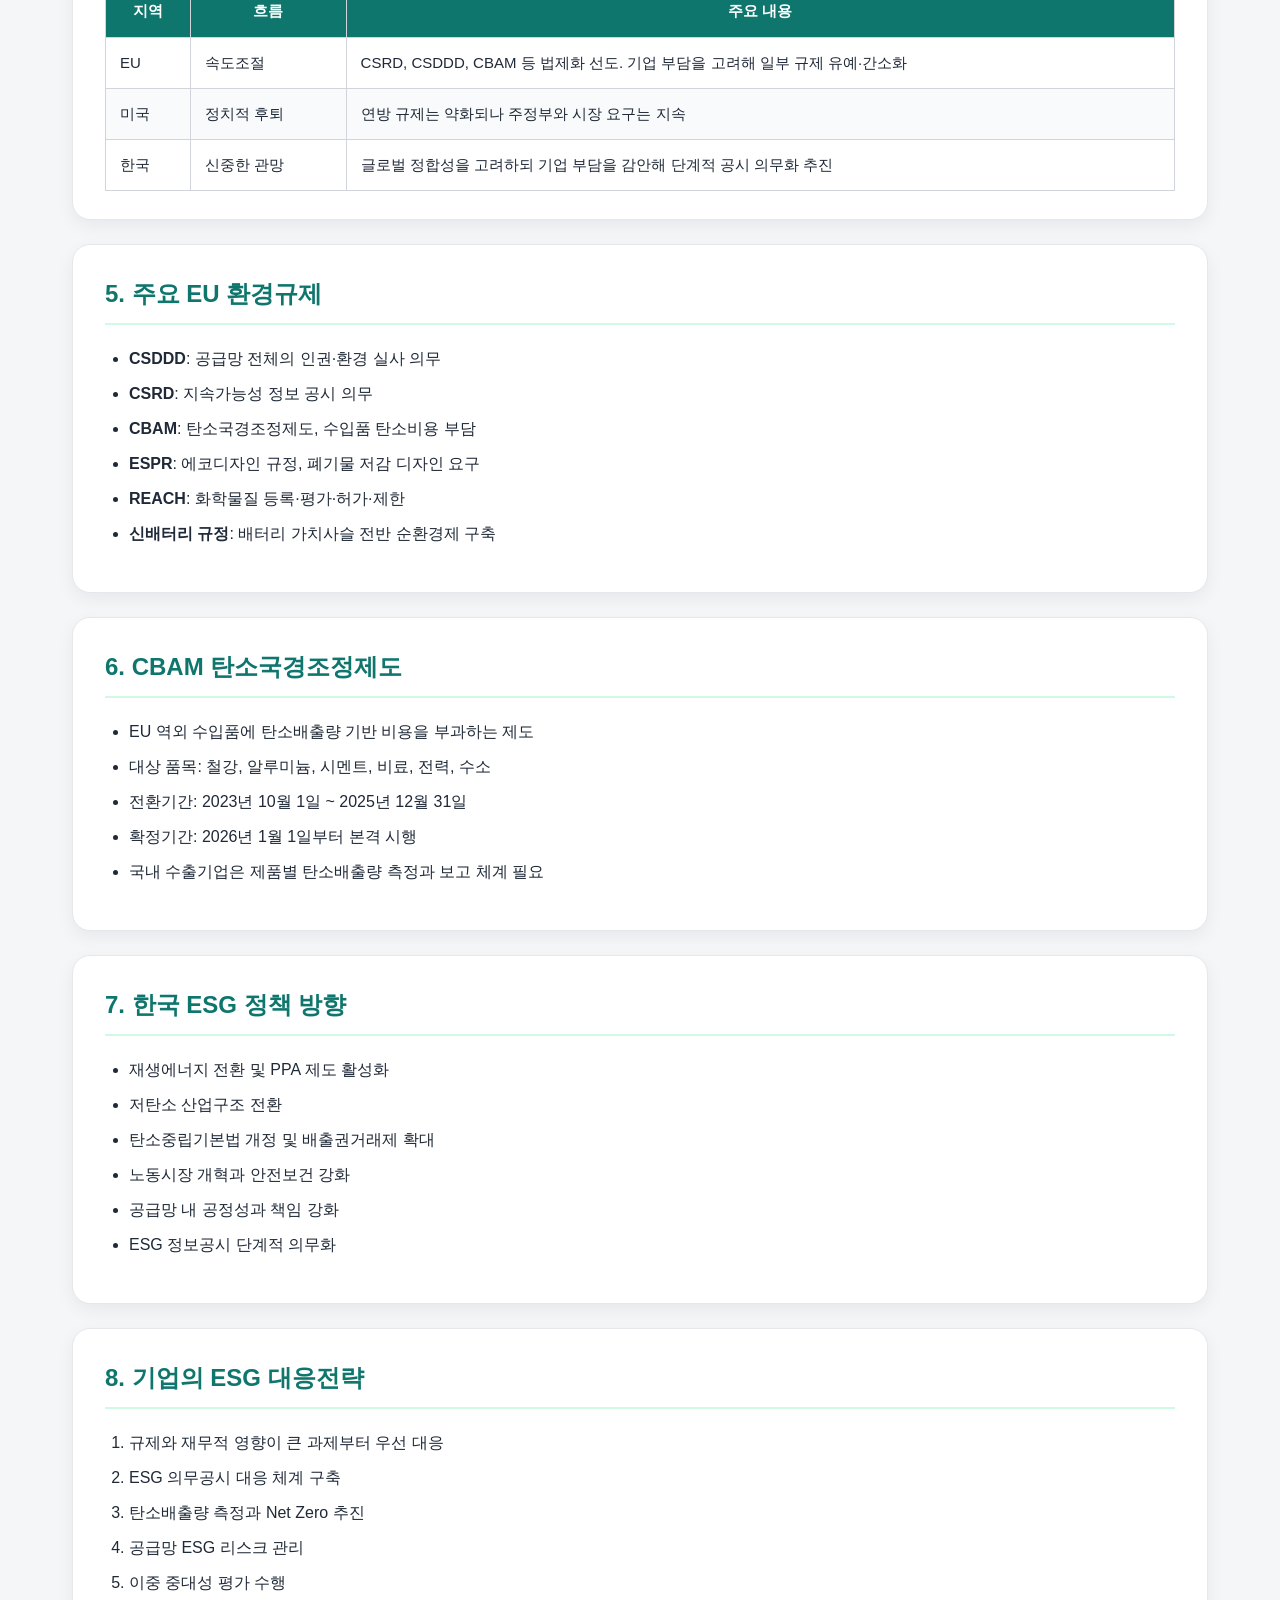
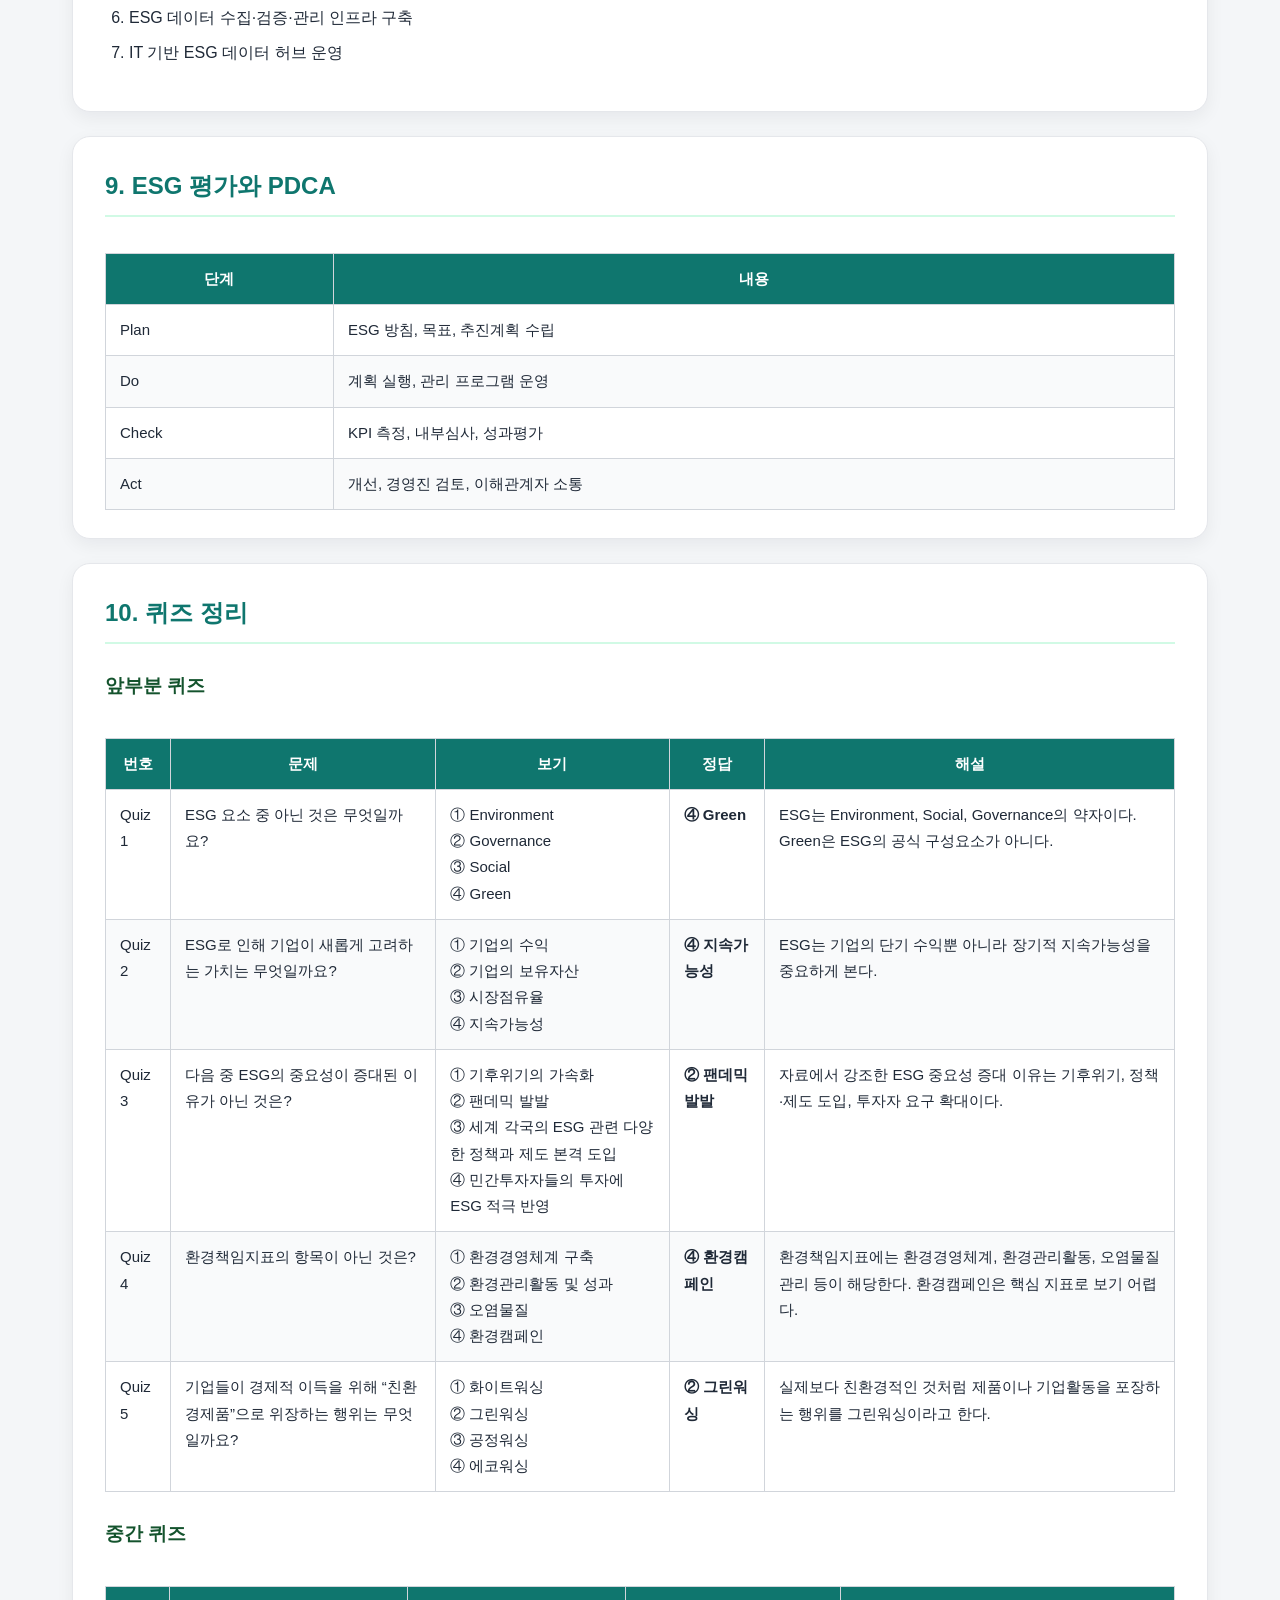
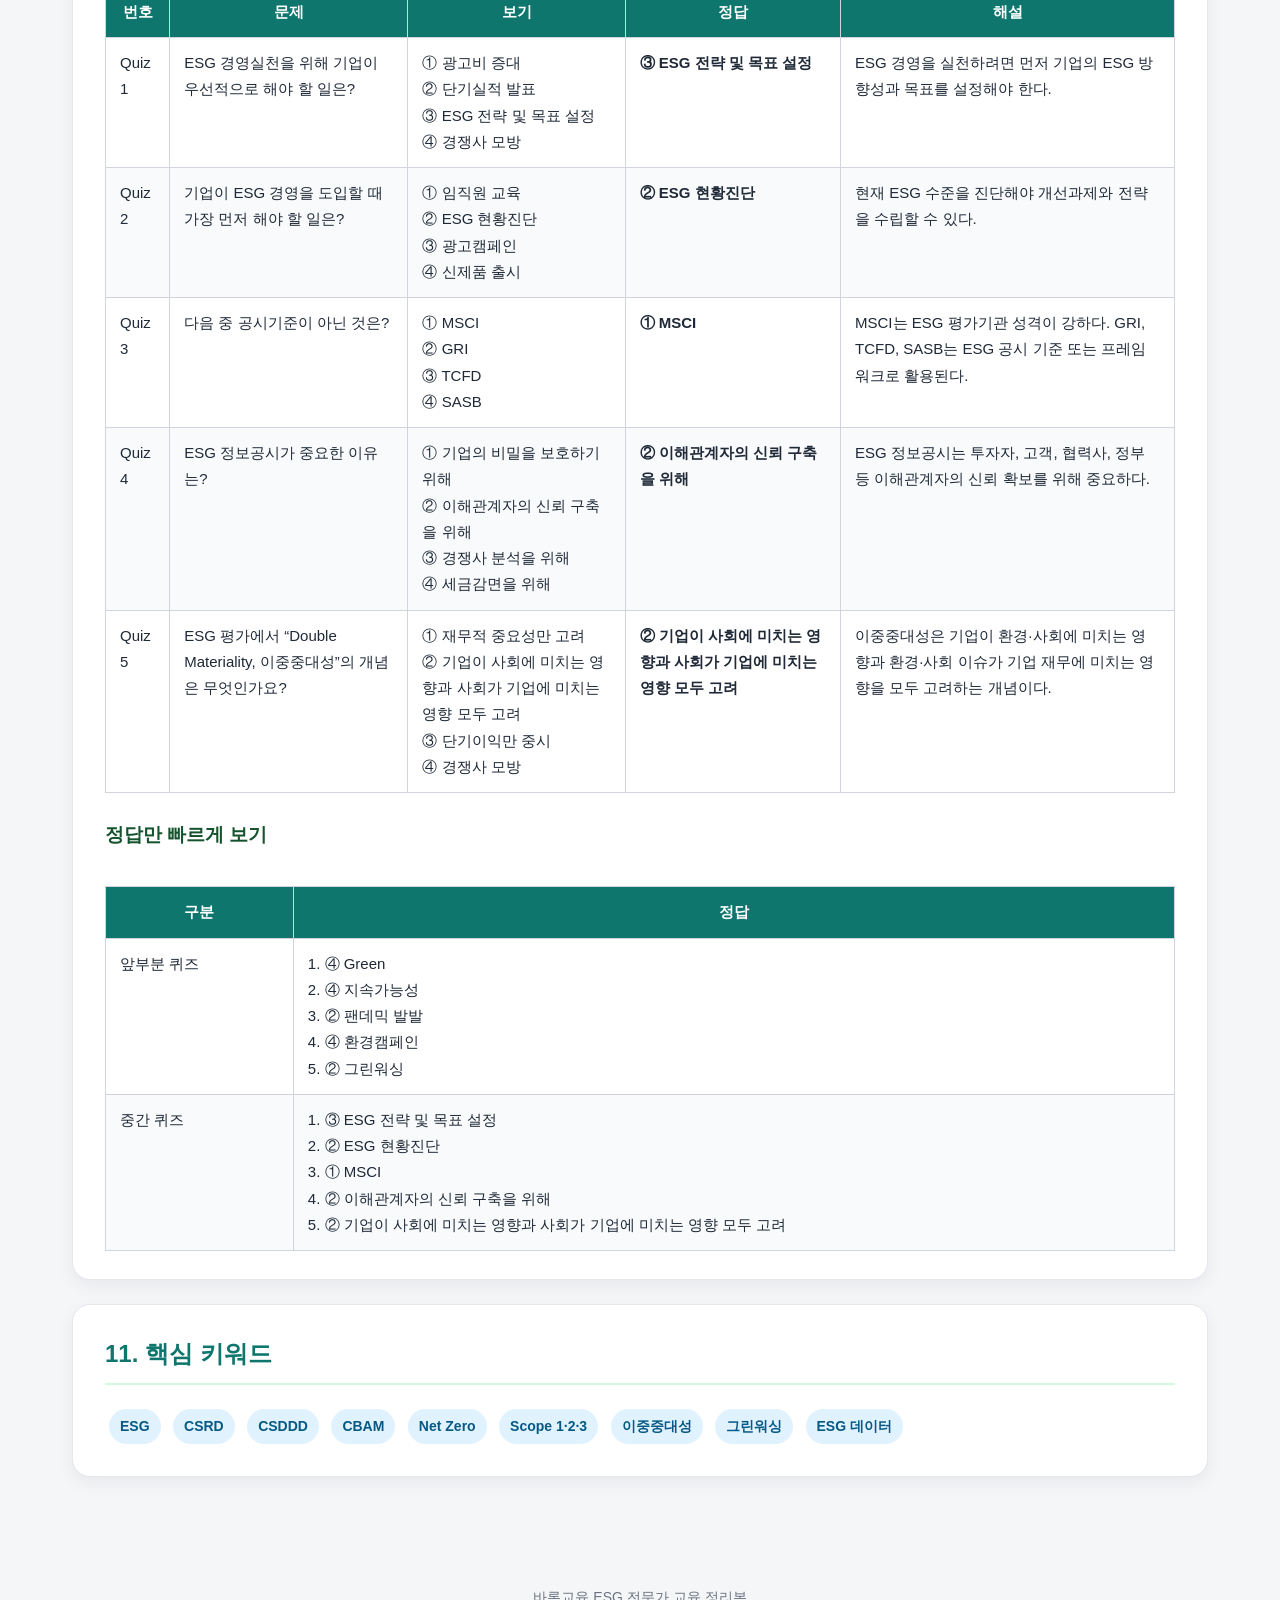
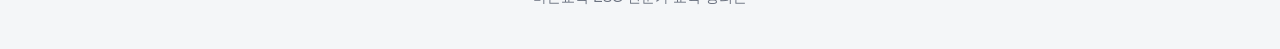
<file: pages/week09_esg_trends_data.html>
<!DOCTYPE html>
<html lang="ko">
<head>
  <meta charset="UTF-8">
  <meta name="viewport" content="width=device-width, initial-scale=1.0">
  <title>국내외 ESG 동향 및 데이터 중심 ESG 경영관리</title>
  <link rel="stylesheet" href="../css/style.css">
</head>
<body>
  <header class="header">
    <div class="header-inner">
      <h1>국내외 ESG 동향 및 데이터 중심 ESG 경영관리</h1>
      <p>글로벌 ESG 동향, EU 규제, 한국 정책, 데이터 기반 ESG 관리와 퀴즈 정답 정리</p>
    </div>
  </header>

  <nav class="nav">
    <div class="nav-inner">
      <a href="../index.html">Home</a>
<a href="week02_esg_sme_strategy.html">2주차</a>
<a href="week04_ai_esg.html">4주차 1교시</a>
<a href="week04_carbon_neutrality.html">4주차 2교시</a>
<a href="week05_safety_management.html">5주차</a>
<a href="week07_incheon_vision2040.html">7주차 2교시</a>
<a href="week08_esg_disclosure_sme.html">8주차</a>
<a href="week09_esg_trends_data.html">9주차</a>
    </div>
  </nav>

  <main class="container">
    
<a class="back-link" href="../index.html">← 메인으로 돌아가기</a>
<section class="section">
  <h2>강의 정보</h2>
  <ul>
    <li><strong>구분:</strong> 9주차</li>
    <li><strong>강의명:</strong> 국내외 ESG 동향 및 데이터 중심 ESG 경영관리</li>
    <li><strong>요약:</strong> 글로벌 ESG 동향, EU 규제, 한국 정책, 데이터 기반 ESG 관리와 퀴즈 정답 정리</li>
  </ul>
</section>

<section class="section">
  <h2>1. 강의 핵심</h2>
  <div class="summary-box">
    ESG는 이제 선택적 이미지 활동이 아니라, 공시·탄소규제·공급망 관리에 대응하기 위한 데이터 기반 경영관리 체계이다.
  </div>
</section>

<section class="section">
  <h2>2. ESG 개념</h2>
  <ul>
    <li><strong>환경 E</strong>: 기후변화, 탄소배출, 환경오염, 자원 및 폐기물, 에너지 효율</li>
    <li><strong>사회 S</strong>: 고객만족, 정보보호, 인권, 다양성, 지역사회, 공급망, 근로자 안전</li>
    <li><strong>지배구조 G</strong>: 이사회, 감사위원회, 반부패, 기업윤리, 컴플라이언스, 공정경쟁</li>
  </ul>
</section>

<section class="section">
  <h2>3. ESG의 중요성</h2>
  <ul>
    <li>투자자의 ESG 요구 증가</li>
    <li>신용평가에 ESG 요소 반영</li>
    <li>정부 규제 강화</li>
    <li>공급망 관리에서 ESG 기준 요구 증가</li>
    <li>고객과 MZ세대의 윤리적 소비 증가</li>
    <li>공시 의무화 및 탄소중립 정책 확대</li>
  </ul>
</section>

<section class="section">
  <h2>4. 글로벌 ESG 정세 변화</h2>
  <div class="table-wrap">
    <table>
      <thead>
        <tr>
          <th>지역</th>
          <th>흐름</th>
          <th>주요 내용</th>
        </tr>
      </thead>
      <tbody>
        <tr>
          <td>EU</td>
          <td>속도조절</td>
          <td>CSRD, CSDDD, CBAM 등 법제화 선도. 기업 부담을 고려해 일부 규제 유예·간소화</td>
        </tr>
        <tr>
          <td>미국</td>
          <td>정치적 후퇴</td>
          <td>연방 규제는 약화되나 주정부와 시장 요구는 지속</td>
        </tr>
        <tr>
          <td>한국</td>
          <td>신중한 관망</td>
          <td>글로벌 정합성을 고려하되 기업 부담을 감안해 단계적 공시 의무화 추진</td>
        </tr>
      </tbody>
    </table>
  </div>
</section>

<section class="section">
  <h2>5. 주요 EU 환경규제</h2>
  <ul>
    <li><strong>CSDDD</strong>: 공급망 전체의 인권·환경 실사 의무</li>
    <li><strong>CSRD</strong>: 지속가능성 정보 공시 의무</li>
    <li><strong>CBAM</strong>: 탄소국경조정제도, 수입품 탄소비용 부담</li>
    <li><strong>ESPR</strong>: 에코디자인 규정, 폐기물 저감 디자인 요구</li>
    <li><strong>REACH</strong>: 화학물질 등록·평가·허가·제한</li>
    <li><strong>신배터리 규정</strong>: 배터리 가치사슬 전반 순환경제 구축</li>
  </ul>
</section>

<section class="section">
  <h2>6. CBAM 탄소국경조정제도</h2>
  <ul>
    <li>EU 역외 수입품에 탄소배출량 기반 비용을 부과하는 제도</li>
    <li>대상 품목: 철강, 알루미늄, 시멘트, 비료, 전력, 수소</li>
    <li>전환기간: 2023년 10월 1일 ~ 2025년 12월 31일</li>
    <li>확정기간: 2026년 1월 1일부터 본격 시행</li>
    <li>국내 수출기업은 제품별 탄소배출량 측정과 보고 체계 필요</li>
  </ul>
</section>

<section class="section">
  <h2>7. 한국 ESG 정책 방향</h2>
  <ul>
    <li>재생에너지 전환 및 PPA 제도 활성화</li>
    <li>저탄소 산업구조 전환</li>
    <li>탄소중립기본법 개정 및 배출권거래제 확대</li>
    <li>노동시장 개혁과 안전보건 강화</li>
    <li>공급망 내 공정성과 책임 강화</li>
    <li>ESG 정보공시 단계적 의무화</li>
  </ul>
</section>

<section class="section">
  <h2>8. 기업의 ESG 대응전략</h2>
  <ol>
    <li>규제와 재무적 영향이 큰 과제부터 우선 대응</li>
    <li>ESG 의무공시 대응 체계 구축</li>
    <li>탄소배출량 측정과 Net Zero 추진</li>
    <li>공급망 ESG 리스크 관리</li>
    <li>이중 중대성 평가 수행</li>
    <li>ESG 데이터 수집·검증·관리 인프라 구축</li>
    <li>IT 기반 ESG 데이터 허브 운영</li>
  </ol>
</section>

<section class="section">
  <h2>9. ESG 평가와 PDCA</h2>
  <div class="table-wrap">
    <table>
      <thead>
        <tr>
          <th>단계</th>
          <th>내용</th>
        </tr>
      </thead>
      <tbody>
        <tr><td>Plan</td><td>ESG 방침, 목표, 추진계획 수립</td></tr>
        <tr><td>Do</td><td>계획 실행, 관리 프로그램 운영</td></tr>
        <tr><td>Check</td><td>KPI 측정, 내부심사, 성과평가</td></tr>
        <tr><td>Act</td><td>개선, 경영진 검토, 이해관계자 소통</td></tr>
      </tbody>
    </table>
  </div>
</section>


<section class="section">
  <h2>10. 퀴즈 정리</h2>

  <h3>앞부분 퀴즈</h3>
  <div class="table-wrap">
    <table>
      <thead>
        <tr>
          <th>번호</th>
          <th>문제</th>
          <th>보기</th>
          <th>정답</th>
          <th>해설</th>
        </tr>
      </thead>
      <tbody>
        <tr>
          <td>Quiz 1</td>
          <td>ESG 요소 중 아닌 것은 무엇일까요?</td>
          <td>
            ① Environment<br>
            ② Governance<br>
            ③ Social<br>
            ④ Green
          </td>
          <td><strong>④ Green</strong></td>
          <td>ESG는 Environment, Social, Governance의 약자이다. Green은 ESG의 공식 구성요소가 아니다.</td>
        </tr>
        <tr>
          <td>Quiz 2</td>
          <td>ESG로 인해 기업이 새롭게 고려하는 가치는 무엇일까요?</td>
          <td>
            ① 기업의 수익<br>
            ② 기업의 보유자산<br>
            ③ 시장점유율<br>
            ④ 지속가능성
          </td>
          <td><strong>④ 지속가능성</strong></td>
          <td>ESG는 기업의 단기 수익뿐 아니라 장기적 지속가능성을 중요하게 본다.</td>
        </tr>
        <tr>
          <td>Quiz 3</td>
          <td>다음 중 ESG의 중요성이 증대된 이유가 아닌 것은?</td>
          <td>
            ① 기후위기의 가속화<br>
            ② 팬데믹 발발<br>
            ③ 세계 각국의 ESG 관련 다양한 정책과 제도 본격 도입<br>
            ④ 민간투자자들의 투자에 ESG 적극 반영
          </td>
          <td><strong>② 팬데믹 발발</strong></td>
          <td>자료에서 강조한 ESG 중요성 증대 이유는 기후위기, 정책·제도 도입, 투자자 요구 확대이다.</td>
        </tr>
        <tr>
          <td>Quiz 4</td>
          <td>환경책임지표의 항목이 아닌 것은?</td>
          <td>
            ① 환경경영체계 구축<br>
            ② 환경관리활동 및 성과<br>
            ③ 오염물질<br>
            ④ 환경캠페인
          </td>
          <td><strong>④ 환경캠페인</strong></td>
          <td>환경책임지표에는 환경경영체계, 환경관리활동, 오염물질 관리 등이 해당한다. 환경캠페인은 핵심 지표로 보기 어렵다.</td>
        </tr>
        <tr>
          <td>Quiz 5</td>
          <td>기업들이 경제적 이득을 위해 “친환경제품”으로 위장하는 행위는 무엇일까요?</td>
          <td>
            ① 화이트워싱<br>
            ② 그린워싱<br>
            ③ 공정워싱<br>
            ④ 에코워싱
          </td>
          <td><strong>② 그린워싱</strong></td>
          <td>실제보다 친환경적인 것처럼 제품이나 기업활동을 포장하는 행위를 그린워싱이라고 한다.</td>
        </tr>
      </tbody>
    </table>
  </div>

  <h3>중간 퀴즈</h3>
  <div class="table-wrap">
    <table>
      <thead>
        <tr>
          <th>번호</th>
          <th>문제</th>
          <th>보기</th>
          <th>정답</th>
          <th>해설</th>
        </tr>
      </thead>
      <tbody>
        <tr>
          <td>Quiz 1</td>
          <td>ESG 경영실천을 위해 기업이 우선적으로 해야 할 일은?</td>
          <td>
            ① 광고비 증대<br>
            ② 단기실적 발표<br>
            ③ ESG 전략 및 목표 설정<br>
            ④ 경쟁사 모방
          </td>
          <td><strong>③ ESG 전략 및 목표 설정</strong></td>
          <td>ESG 경영을 실천하려면 먼저 기업의 ESG 방향성과 목표를 설정해야 한다.</td>
        </tr>
        <tr>
          <td>Quiz 2</td>
          <td>기업이 ESG 경영을 도입할 때 가장 먼저 해야 할 일은?</td>
          <td>
            ① 임직원 교육<br>
            ② ESG 현황진단<br>
            ③ 광고캠페인<br>
            ④ 신제품 출시
          </td>
          <td><strong>② ESG 현황진단</strong></td>
          <td>현재 ESG 수준을 진단해야 개선과제와 전략을 수립할 수 있다.</td>
        </tr>
        <tr>
          <td>Quiz 3</td>
          <td>다음 중 공시기준이 아닌 것은?</td>
          <td>
            ① MSCI<br>
            ② GRI<br>
            ③ TCFD<br>
            ④ SASB
          </td>
          <td><strong>① MSCI</strong></td>
          <td>MSCI는 ESG 평가기관 성격이 강하다. GRI, TCFD, SASB는 ESG 공시 기준 또는 프레임워크로 활용된다.</td>
        </tr>
        <tr>
          <td>Quiz 4</td>
          <td>ESG 정보공시가 중요한 이유는?</td>
          <td>
            ① 기업의 비밀을 보호하기 위해<br>
            ② 이해관계자의 신뢰 구축을 위해<br>
            ③ 경쟁사 분석을 위해<br>
            ④ 세금감면을 위해
          </td>
          <td><strong>② 이해관계자의 신뢰 구축을 위해</strong></td>
          <td>ESG 정보공시는 투자자, 고객, 협력사, 정부 등 이해관계자의 신뢰 확보를 위해 중요하다.</td>
        </tr>
        <tr>
          <td>Quiz 5</td>
          <td>ESG 평가에서 “Double Materiality, 이중중대성”의 개념은 무엇인가요?</td>
          <td>
            ① 재무적 중요성만 고려<br>
            ② 기업이 사회에 미치는 영향과 사회가 기업에 미치는 영향 모두 고려<br>
            ③ 단기이익만 중시<br>
            ④ 경쟁사 모방
          </td>
          <td><strong>② 기업이 사회에 미치는 영향과 사회가 기업에 미치는 영향 모두 고려</strong></td>
          <td>이중중대성은 기업이 환경·사회에 미치는 영향과 환경·사회 이슈가 기업 재무에 미치는 영향을 모두 고려하는 개념이다.</td>
        </tr>
      </tbody>
    </table>
  </div>

  <h3>정답만 빠르게 보기</h3>
  <div class="table-wrap">
    <table>
      <thead>
        <tr>
          <th>구분</th>
          <th>정답</th>
        </tr>
      </thead>
      <tbody>
        <tr>
          <td>앞부분 퀴즈</td>
          <td>
            1. ④ Green<br>
            2. ④ 지속가능성<br>
            3. ② 팬데믹 발발<br>
            4. ④ 환경캠페인<br>
            5. ② 그린워싱
          </td>
        </tr>
        <tr>
          <td>중간 퀴즈</td>
          <td>
            1. ③ ESG 전략 및 목표 설정<br>
            2. ② ESG 현황진단<br>
            3. ① MSCI<br>
            4. ② 이해관계자의 신뢰 구축을 위해<br>
            5. ② 기업이 사회에 미치는 영향과 사회가 기업에 미치는 영향 모두 고려
          </td>
        </tr>
      </tbody>
    </table>
  </div>
</section>


<section class="section">
  <h2>11. 핵심 키워드</h2>
  <span class="keyword">ESG</span>
  <span class="keyword">CSRD</span>
  <span class="keyword">CSDDD</span>
  <span class="keyword">CBAM</span>
  <span class="keyword">Net Zero</span>
  <span class="keyword">Scope 1·2·3</span>
  <span class="keyword">이중중대성</span>
  <span class="keyword">그린워싱</span>
  <span class="keyword">ESG 데이터</span>
</section>


  </main>

  <footer class="footer">
    바론교육 ESG 전문가 교육 정리본
  </footer>
</body>
</html>
</file>
<file: css/style.css>
:root {
  --green:#0f766e;
  --deep:#14532d;
  --light:#ecfdf5;
  --soft:#d1fae5;
  --bg:#f4f6f8;
  --text:#1f2937;
  --gray:#6b7280;
  --white:#ffffff;
  --blue:#075985;
  --orange:#f97316;
}

* {
  box-sizing: border-box;
}

body {
  margin: 0;
  font-family: "Pretendard", "Noto Sans KR", "Apple SD Gothic Neo", "Malgun Gothic", Arial, sans-serif;
  background: var(--bg);
  color: var(--text);
  line-height: 1.75;
}

a {
  color: inherit;
  text-decoration: none;
}

.header {
  background: linear-gradient(135deg, var(--green), var(--deep));
  color: white;
  padding: 48px 24px;
}

.header-inner {
  max-width: 1180px;
  margin: 0 auto;
}

.header h1 {
  margin: 0 0 12px;
  font-size: 34px;
  line-height: 1.25;
}

.header p {
  margin: 0;
  font-size: 17px;
  opacity: 0.95;
}

.nav {
  background: white;
  border-bottom: 1px solid #e5e7eb;
  position: sticky;
  top: 0;
  z-index: 10;
}

.nav-inner {
  max-width: 1180px;
  margin: 0 auto;
  display: flex;
  gap: 10px;
  overflow-x: auto;
  padding: 12px 20px;
}

.nav a {
  white-space: nowrap;
  padding: 8px 14px;
  border-radius: 999px;
  background: #f3f4f6;
  color: #374151;
  font-size: 14px;
}

.nav a:hover {
  background: var(--soft);
  color: var(--deep);
}

.container {
  max-width: 1180px;
  margin: 0 auto;
  padding: 32px 22px 56px;
}

.section {
  background: white;
  border-radius: 18px;
  padding: 28px 32px;
  margin-bottom: 24px;
  box-shadow: 0 6px 18px rgba(15, 23, 42, 0.06);
  border: 1px solid #e5e7eb;
}

.section h2 {
  margin-top: 0;
  color: var(--green);
  border-bottom: 2px solid var(--soft);
  padding-bottom: 8px;
}

.section h3 {
  color: var(--deep);
  margin-top: 26px;
}

.summary-box {
  background: var(--light);
  border-left: 5px solid #10b981;
  padding: 18px 20px;
  border-radius: 12px;
  margin: 18px 0;
  font-weight: 600;
}

.notice-box {
  background: #eff6ff;
  border-left: 5px solid #3b82f6;
  padding: 18px 20px;
  border-radius: 12px;
  margin: 18px 0;
}

.warning-box {
  background: #fff7ed;
  border-left: 5px solid var(--orange);
  padding: 18px 20px;
  border-radius: 12px;
  margin: 18px 0;
}

.card-grid {
  display: grid;
  grid-template-columns: repeat(auto-fit, minmax(260px, 1fr));
  gap: 18px;
}

.card {
  background: white;
  border-radius: 18px;
  padding: 22px;
  box-shadow: 0 6px 18px rgba(15, 23, 42, 0.06);
  border: 1px solid #e5e7eb;
}

.card:hover {
  transform: translateY(-2px);
  transition: 0.2s;
  box-shadow: 0 10px 24px rgba(15, 23, 42, 0.09);
}

.week {
  display: inline-block;
  background: var(--light);
  color: var(--green);
  font-weight: 700;
  padding: 4px 10px;
  border-radius: 999px;
  font-size: 13px;
  margin-bottom: 10px;
}

.btn {
  display: inline-block;
  margin-top: 12px;
  padding: 9px 14px;
  border-radius: 10px;
  background: var(--green);
  color: white;
  font-weight: 700;
  font-size: 14px;
}

.btn:hover {
  background: var(--deep);
}

ul, ol {
  padding-left: 24px;
}

li {
  margin-bottom: 7px;
}

.table-wrap {
  overflow-x: auto;
}

table {
  width: 100%;
  border-collapse: collapse;
  margin-top: 16px;
  font-size: 15px;
}

th, td {
  border: 1px solid #d1d5db;
  padding: 12px 14px;
  vertical-align: top;
}

th {
  background: var(--green);
  color: white;
}

tr:nth-child(even) {
  background: #f9fafb;
}

.keyword {
  display: inline-block;
  background: #e0f2fe;
  color: var(--blue);
  padding: 5px 11px;
  border-radius: 999px;
  margin: 4px;
  font-size: 14px;
  font-weight: 600;
}

.back-link {
  display: inline-block;
  margin-bottom: 18px;
  color: var(--green);
  font-weight: 700;
}

.footer {
  text-align: center;
  color: var(--gray);
  font-size: 14px;
  padding: 28px 10px 40px;
}

@media print {
  .nav, .back-link, .btn {
    display: none;
  }

  body {
    background: white;
  }

  .section, .card {
    box-shadow: none;
    page-break-inside: avoid;
  }
}
</file>
